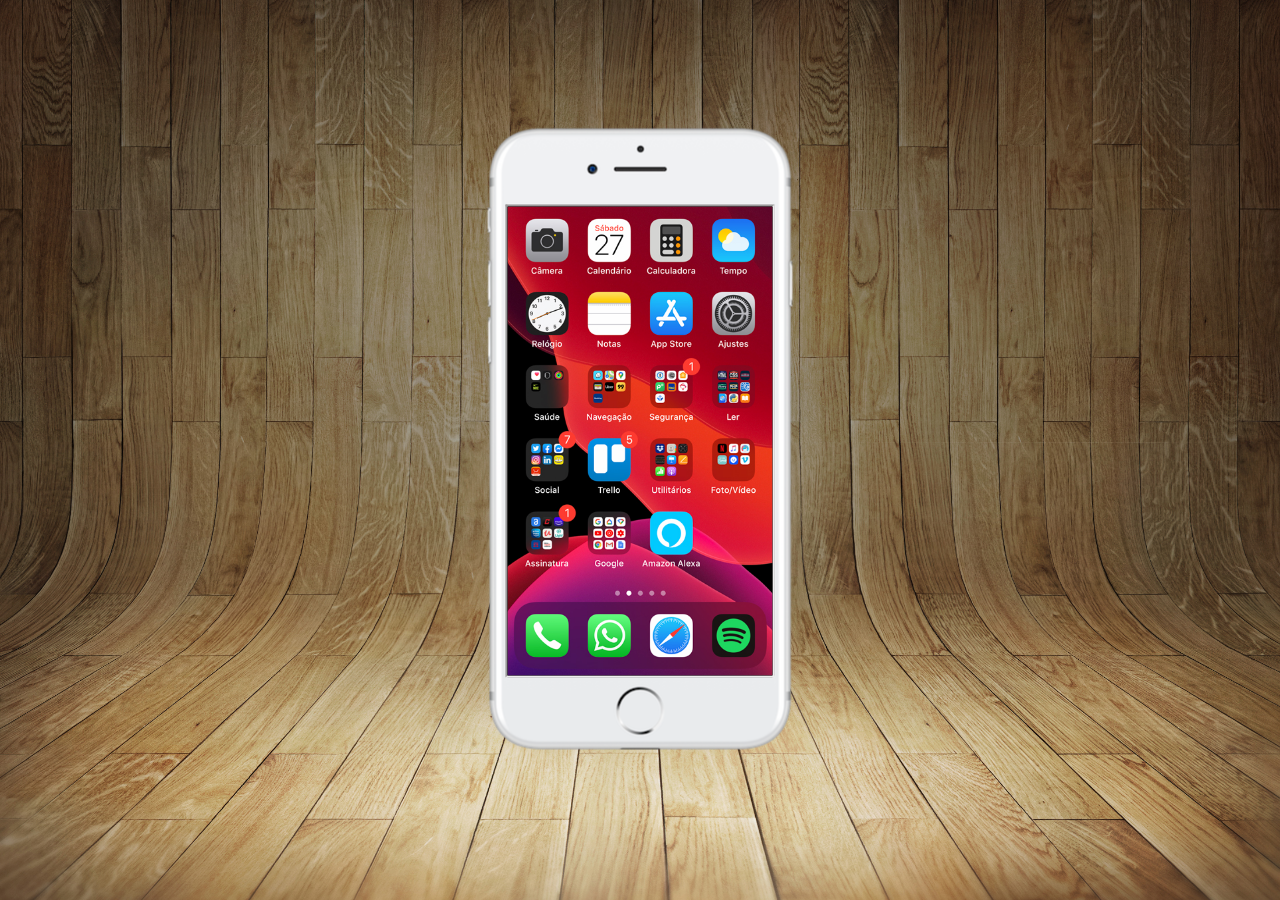
<file: index.html>
<!DOCTYPE html>
<html lang="pt-br">
<head>
    <meta charset="UTF-8">
    <meta name="viewport" content="width=device-width, initial-scale=1.0">
    <link rel="shortcut icon" href="favicon.ico" type="image/x-icon">
    <link rel="stylesheet" href="estilos/styles.css">
    <title>Redes Sociais</title>
</head>
<body>
    <main>
        <section id="telefone">
            <iframe src="home.html" nome="tela" id="tela"></iframe>
        </section>
        <section id="">

        </section>
    </main>
</body>
</html>
</file>
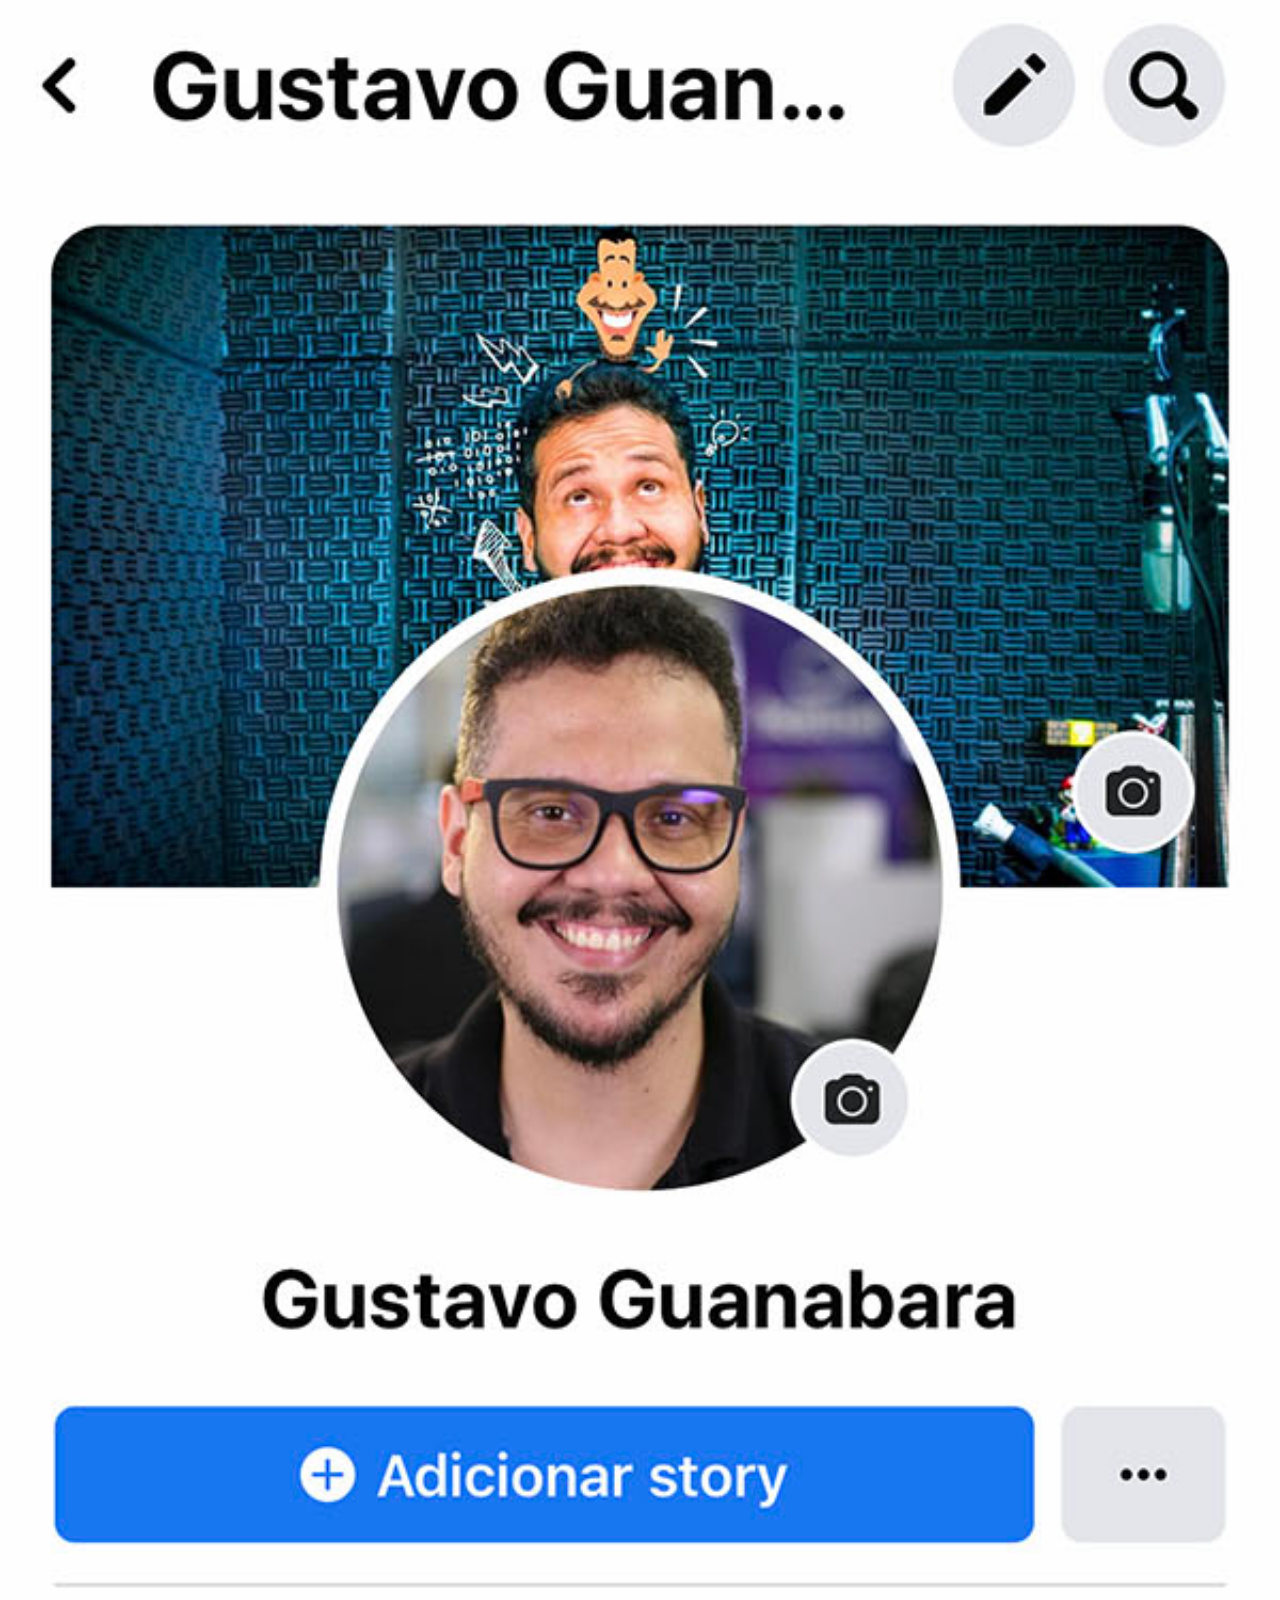
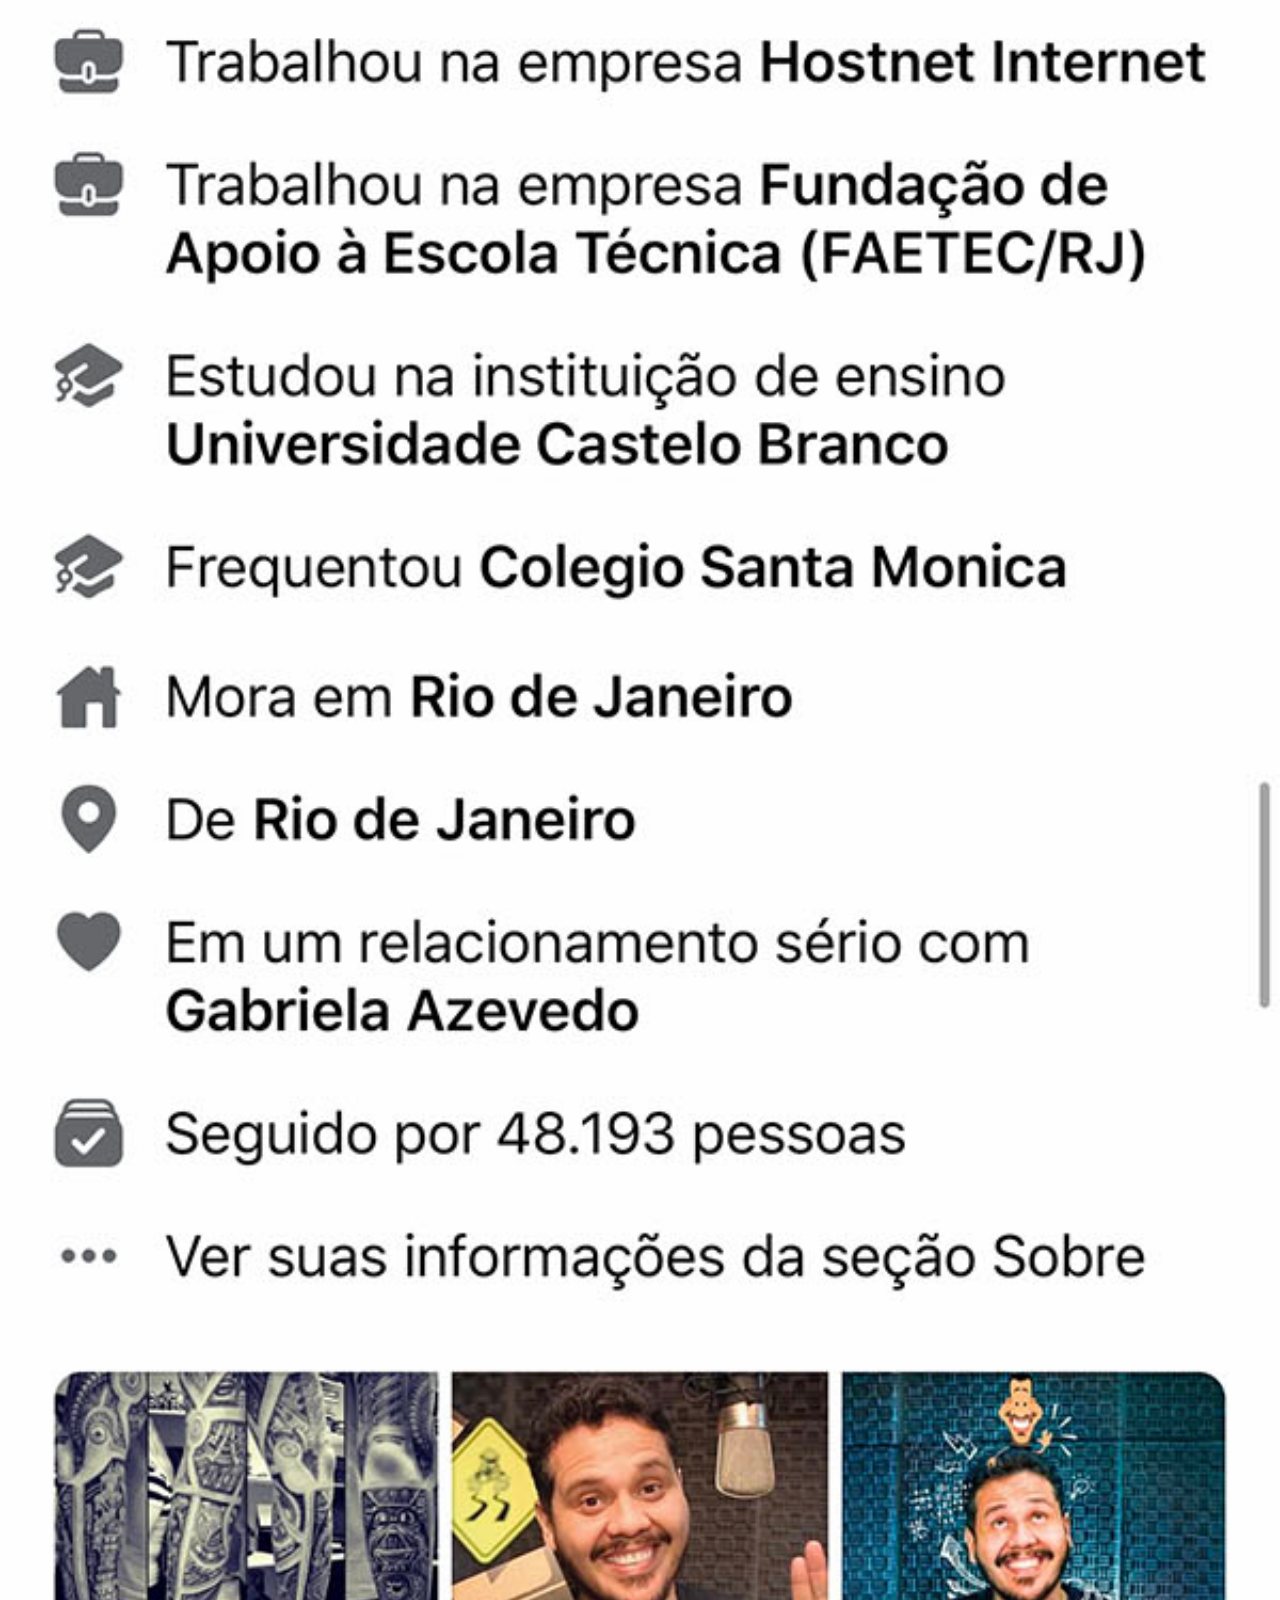
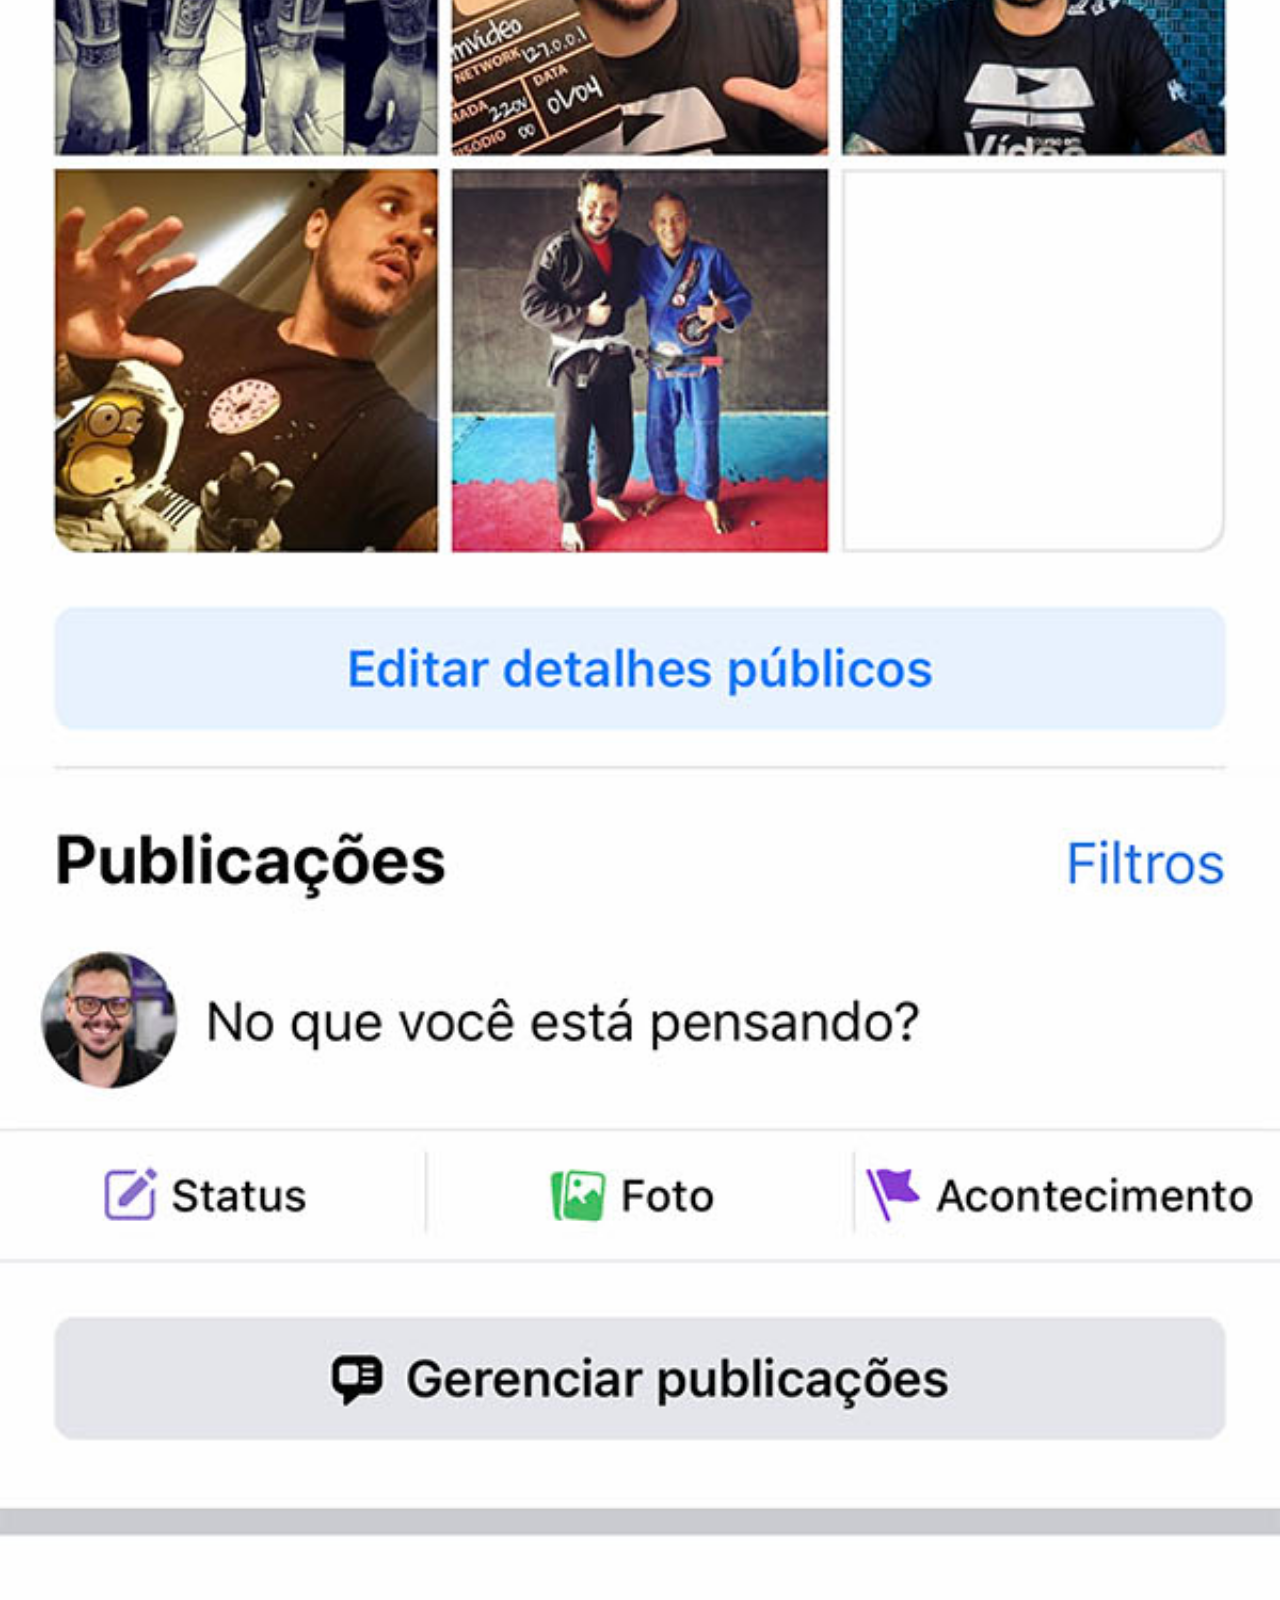
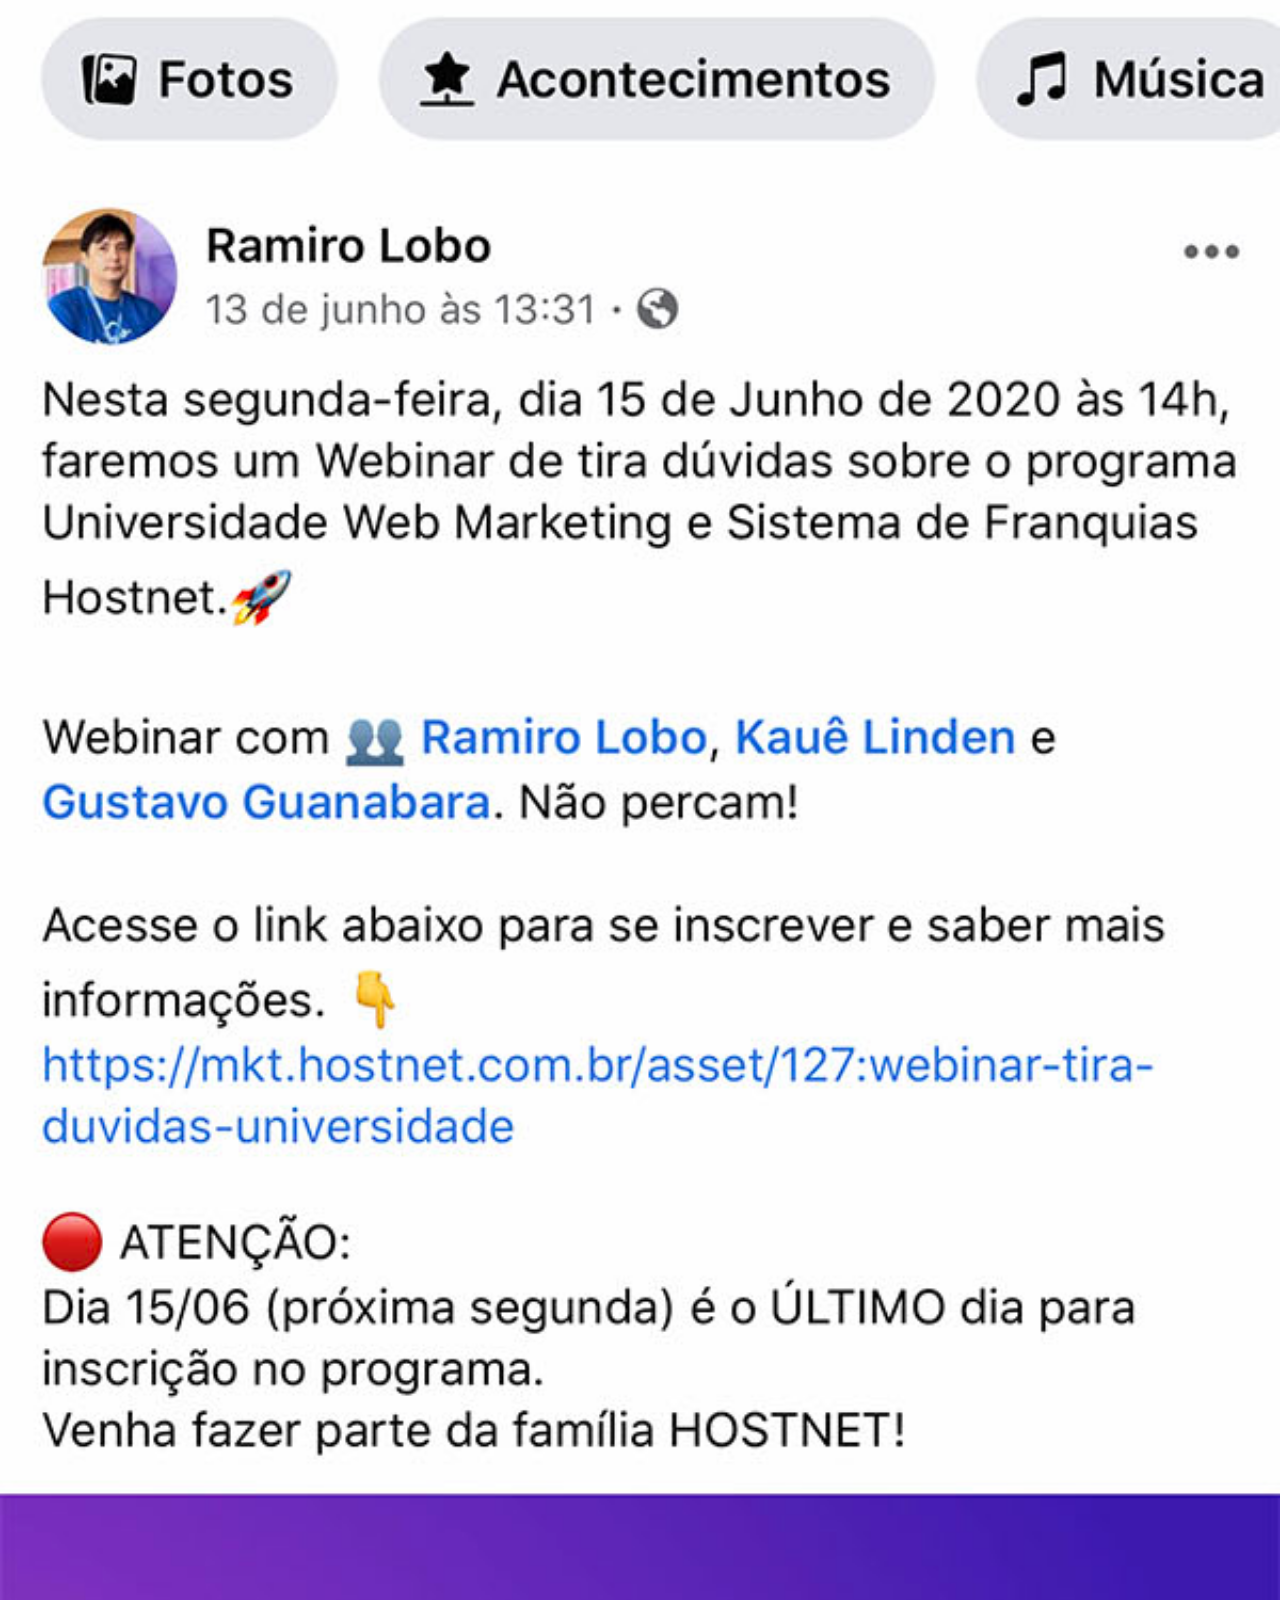
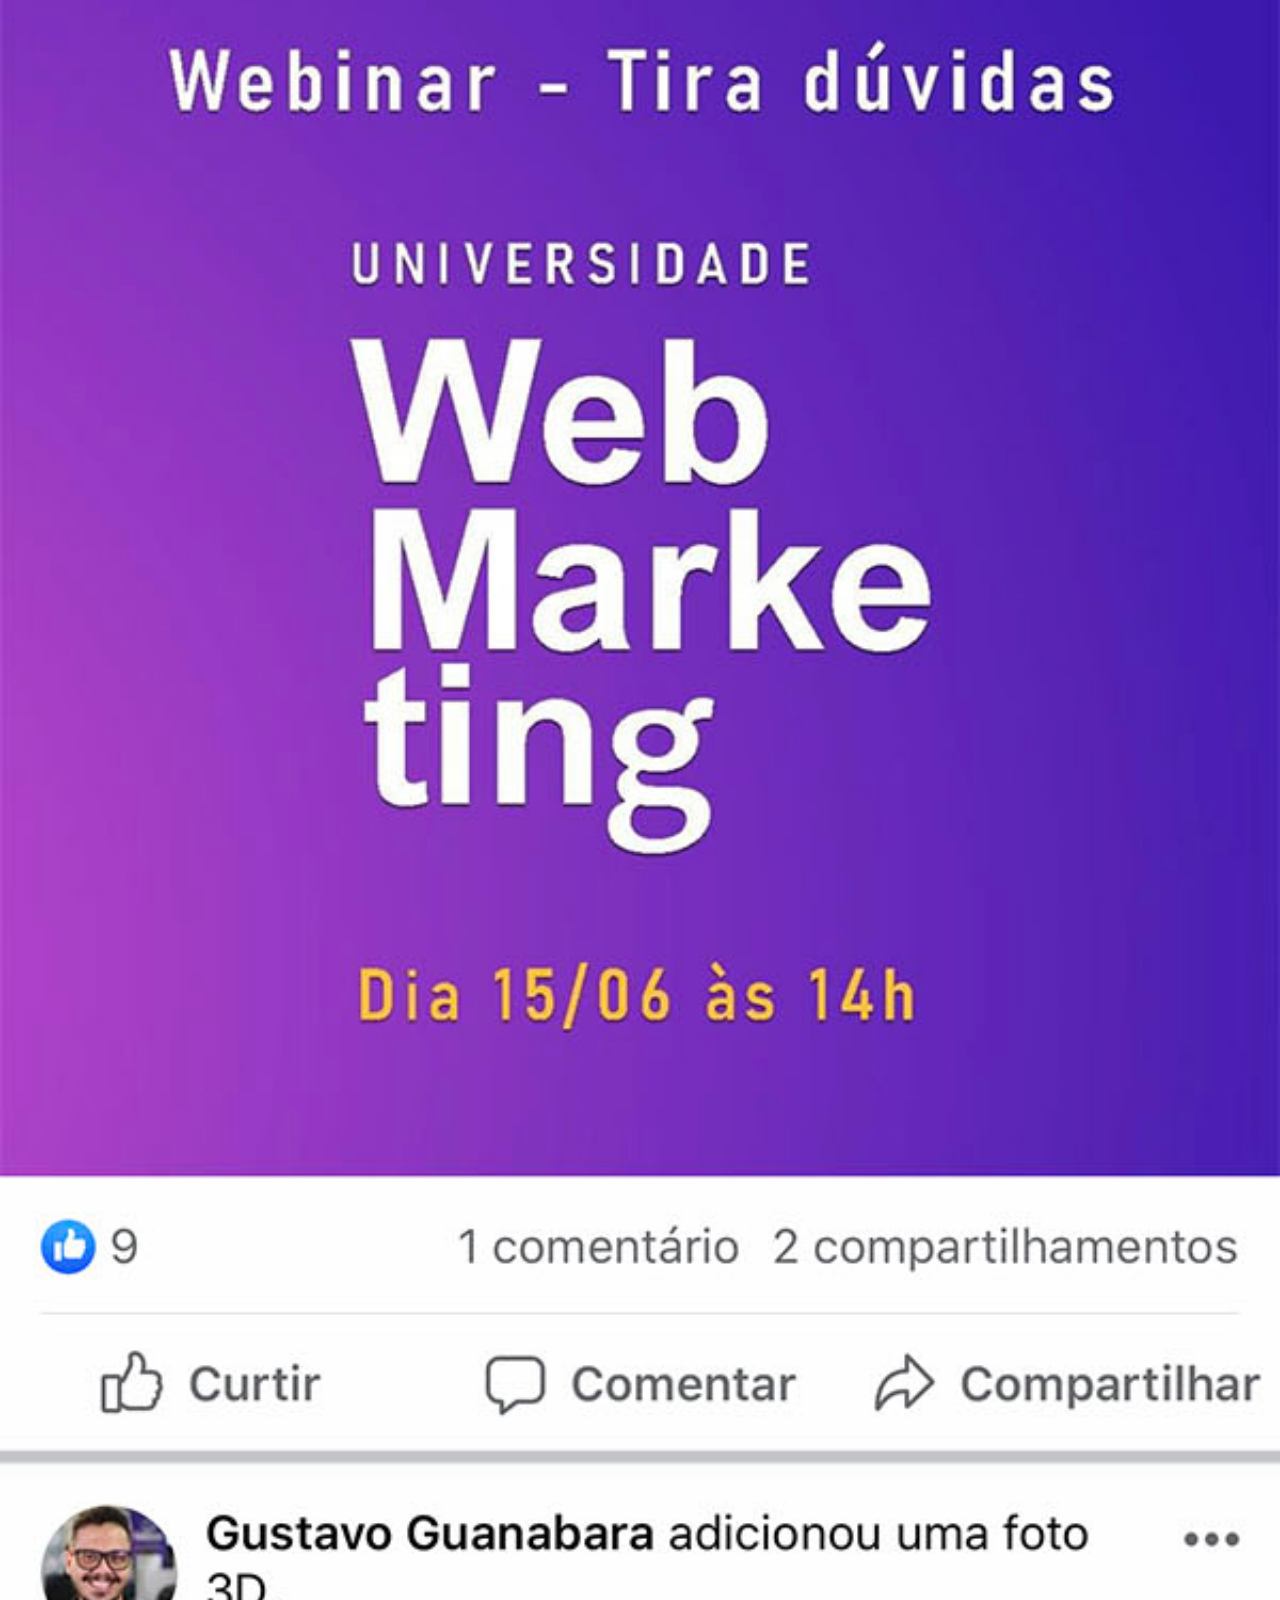
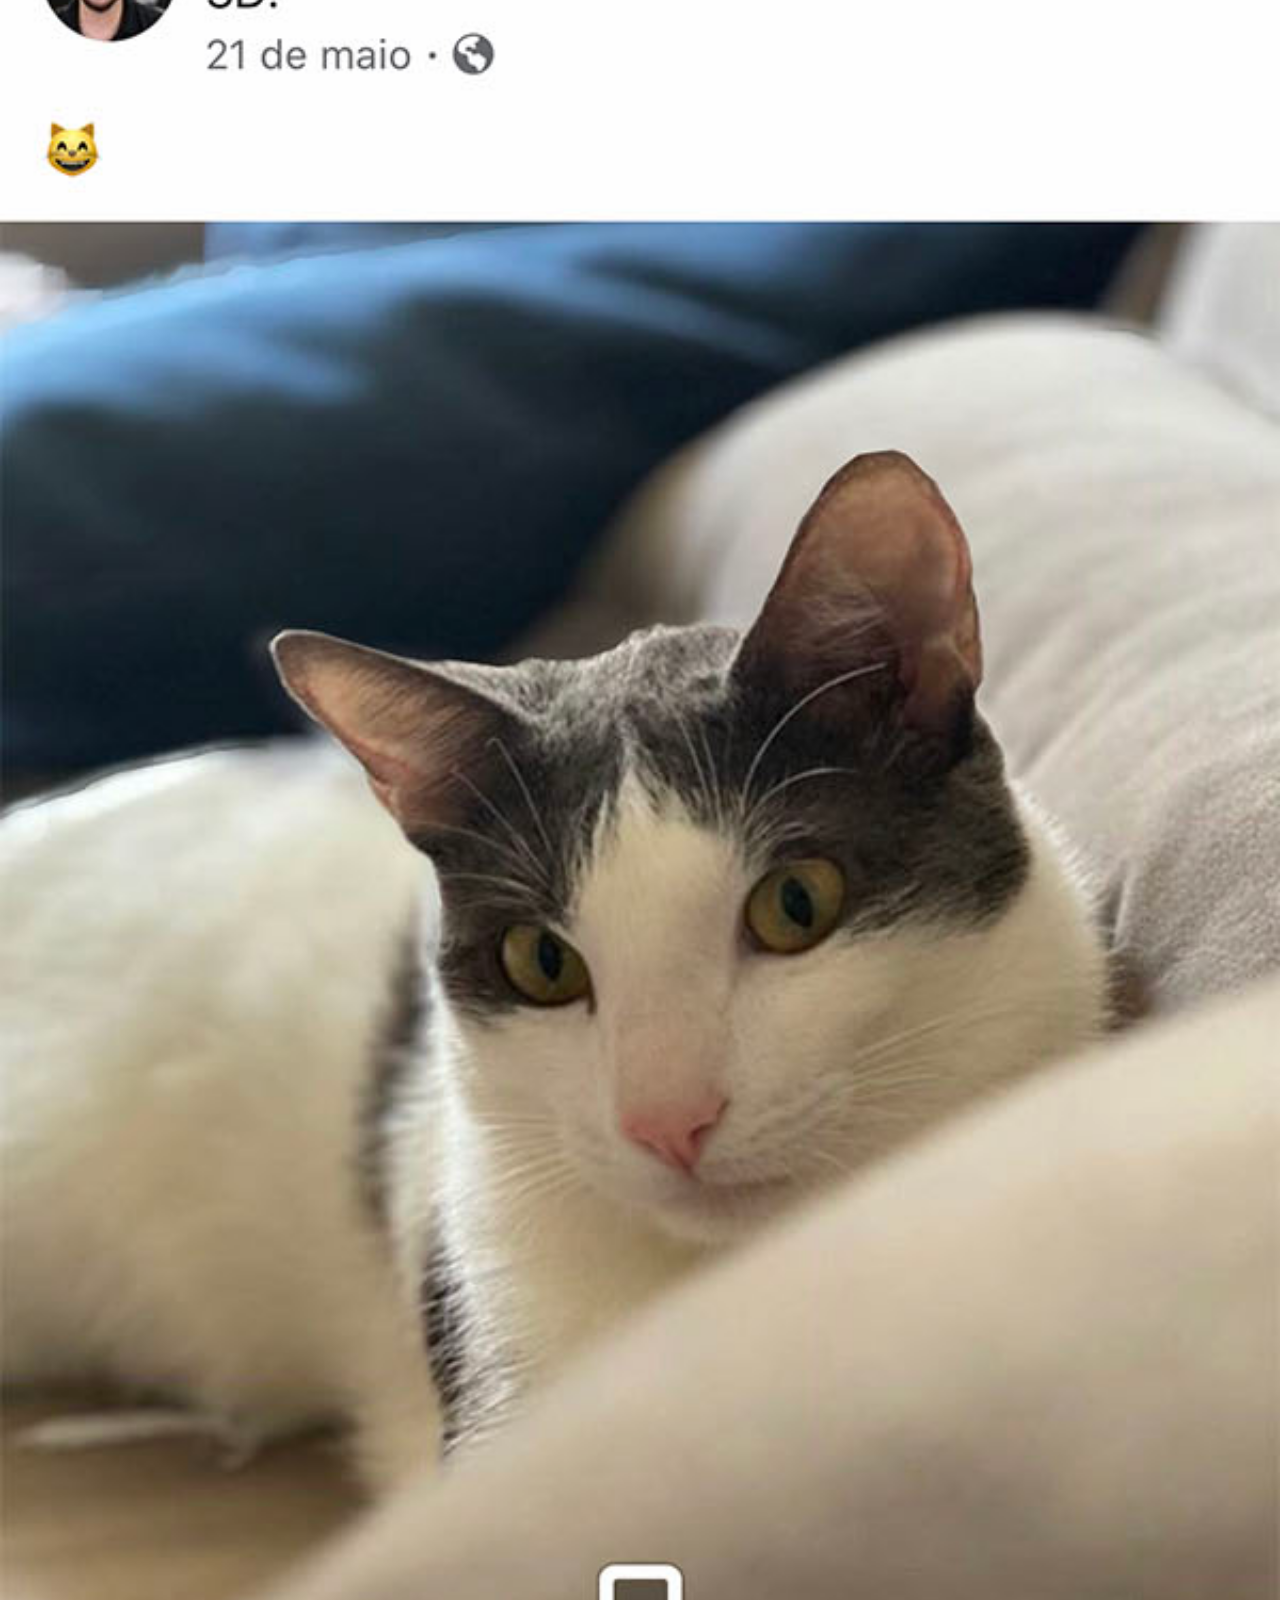
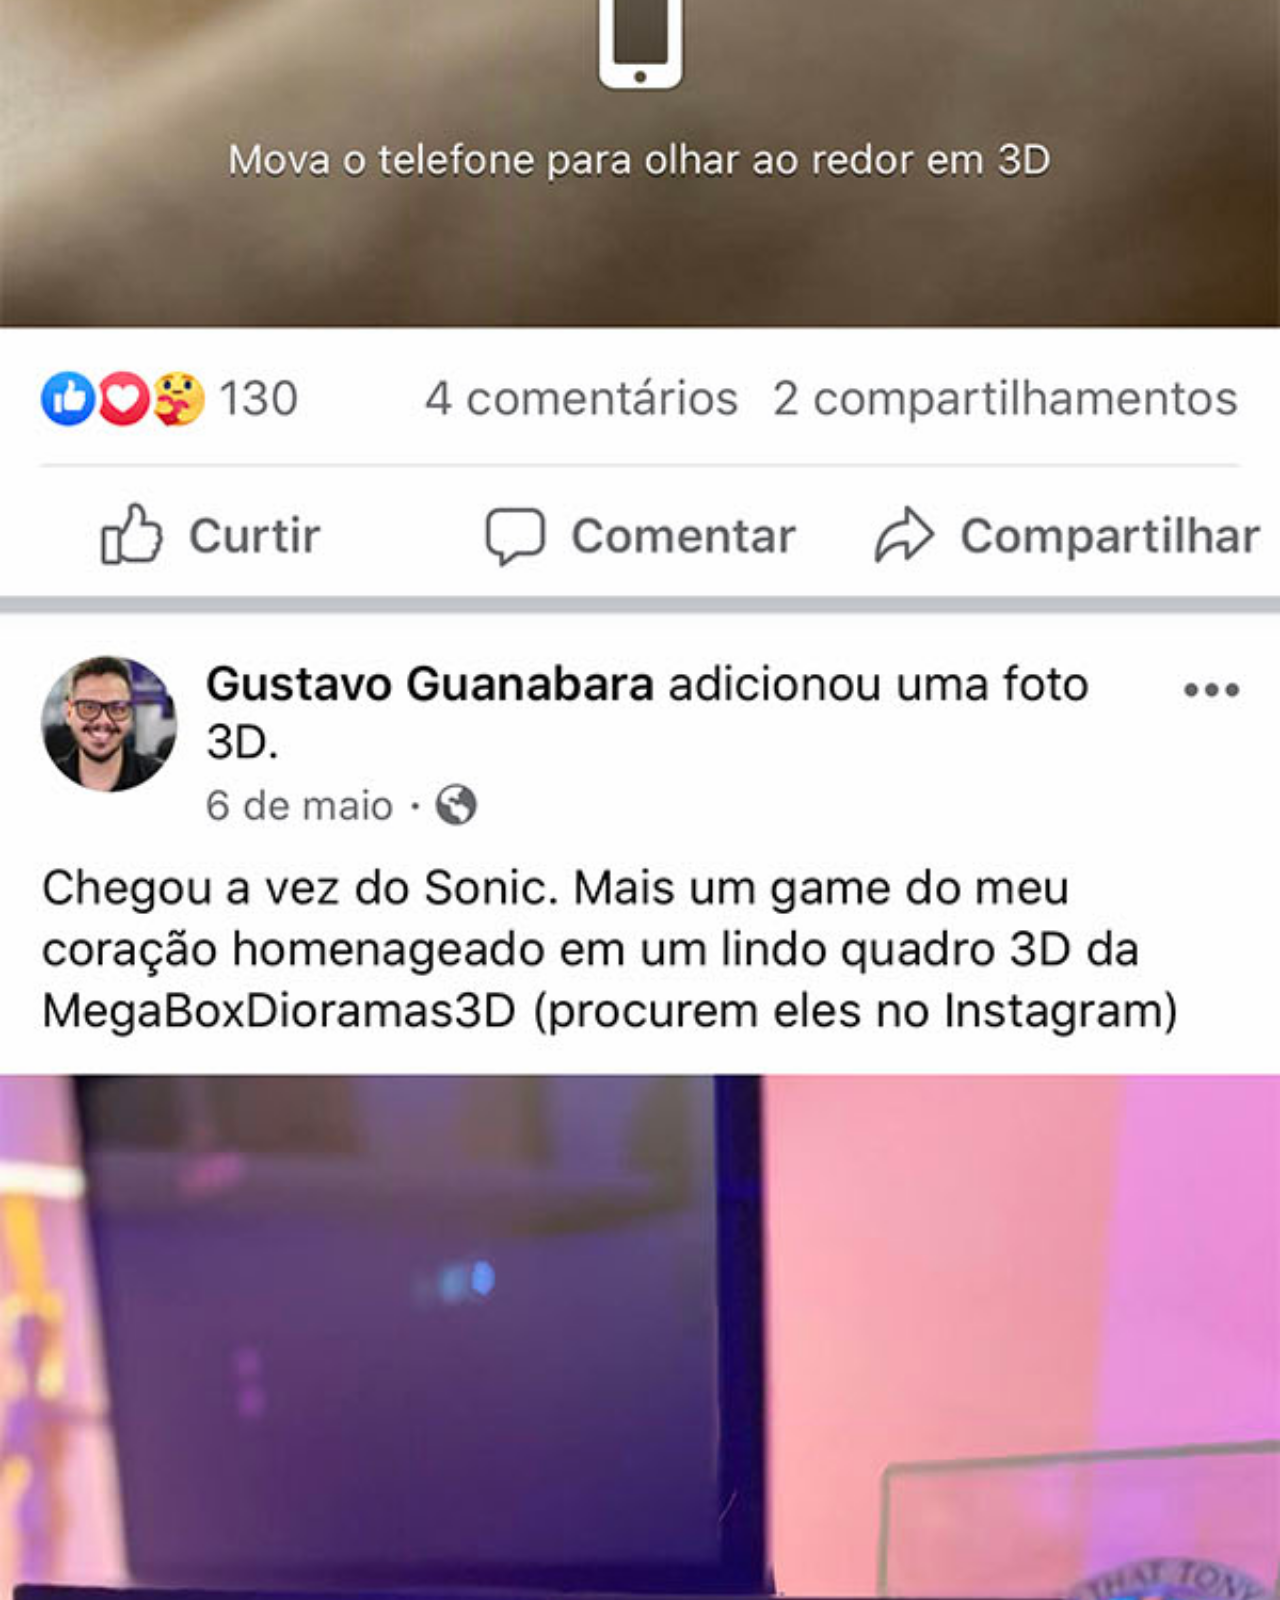
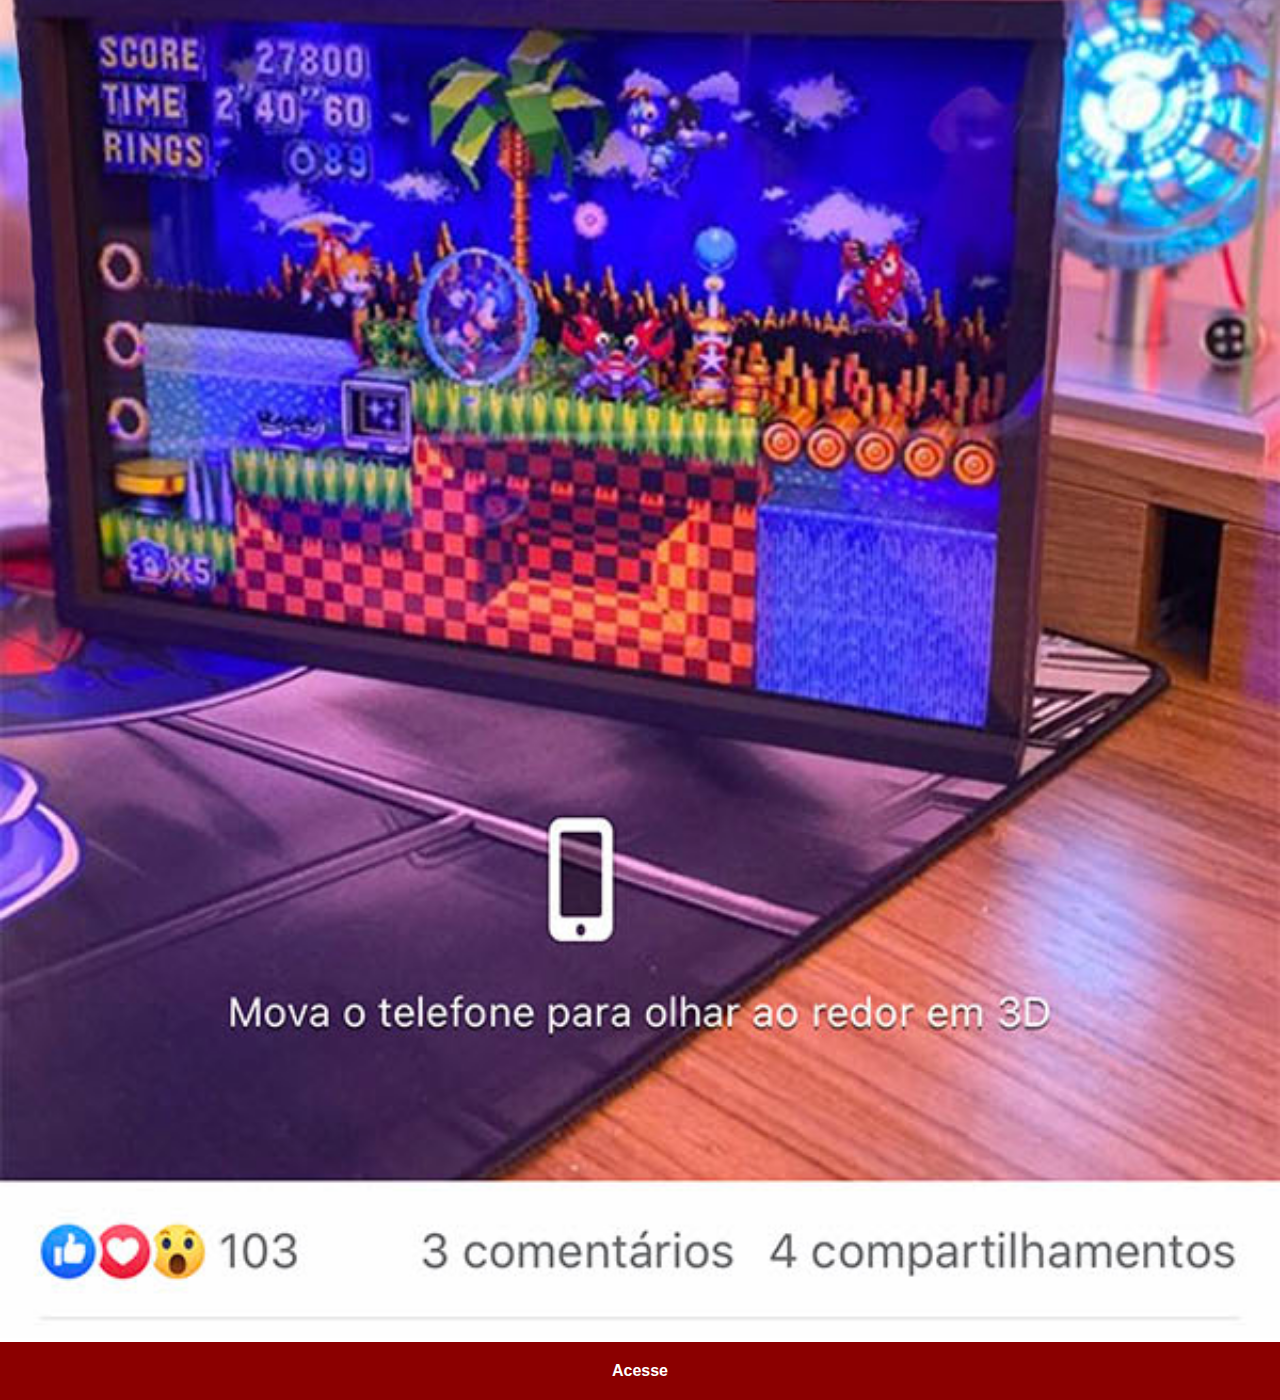
<file: facebook.html>
<!DOCTYPE html>
<html lang="pt-br">
<head>
    <meta charset="UTF-8">
    <meta name="viewport" content="width=device-width, initial-scale=1.0">
    <title>Document</title>
    <link rel="stylesheet" href="estilos/social.css">
</head>
<body>
    <img src="imagens/tela-facebook.jpg" alt="Facebook">
    <a href="https://www.facebook.com/gilbertobragauai" target="_blank">Acesse</a>
</body>
</html>
</file>
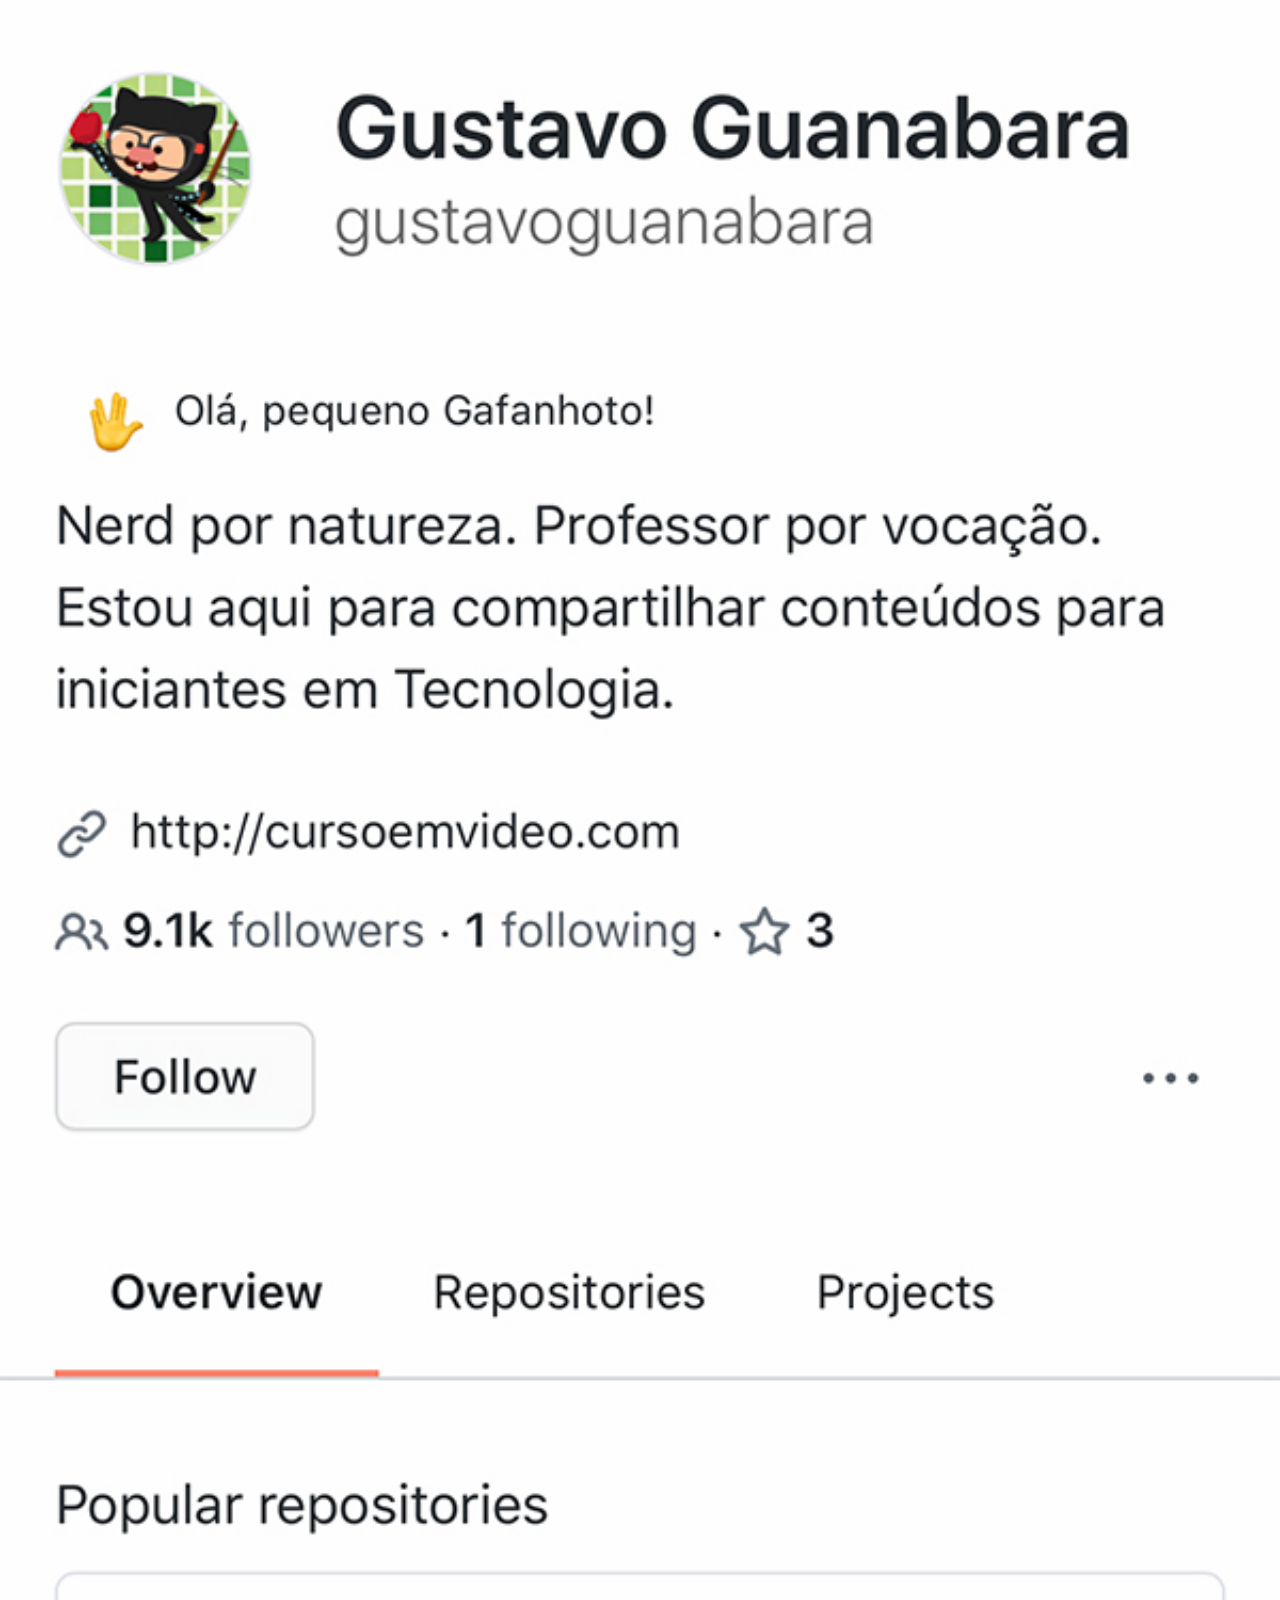
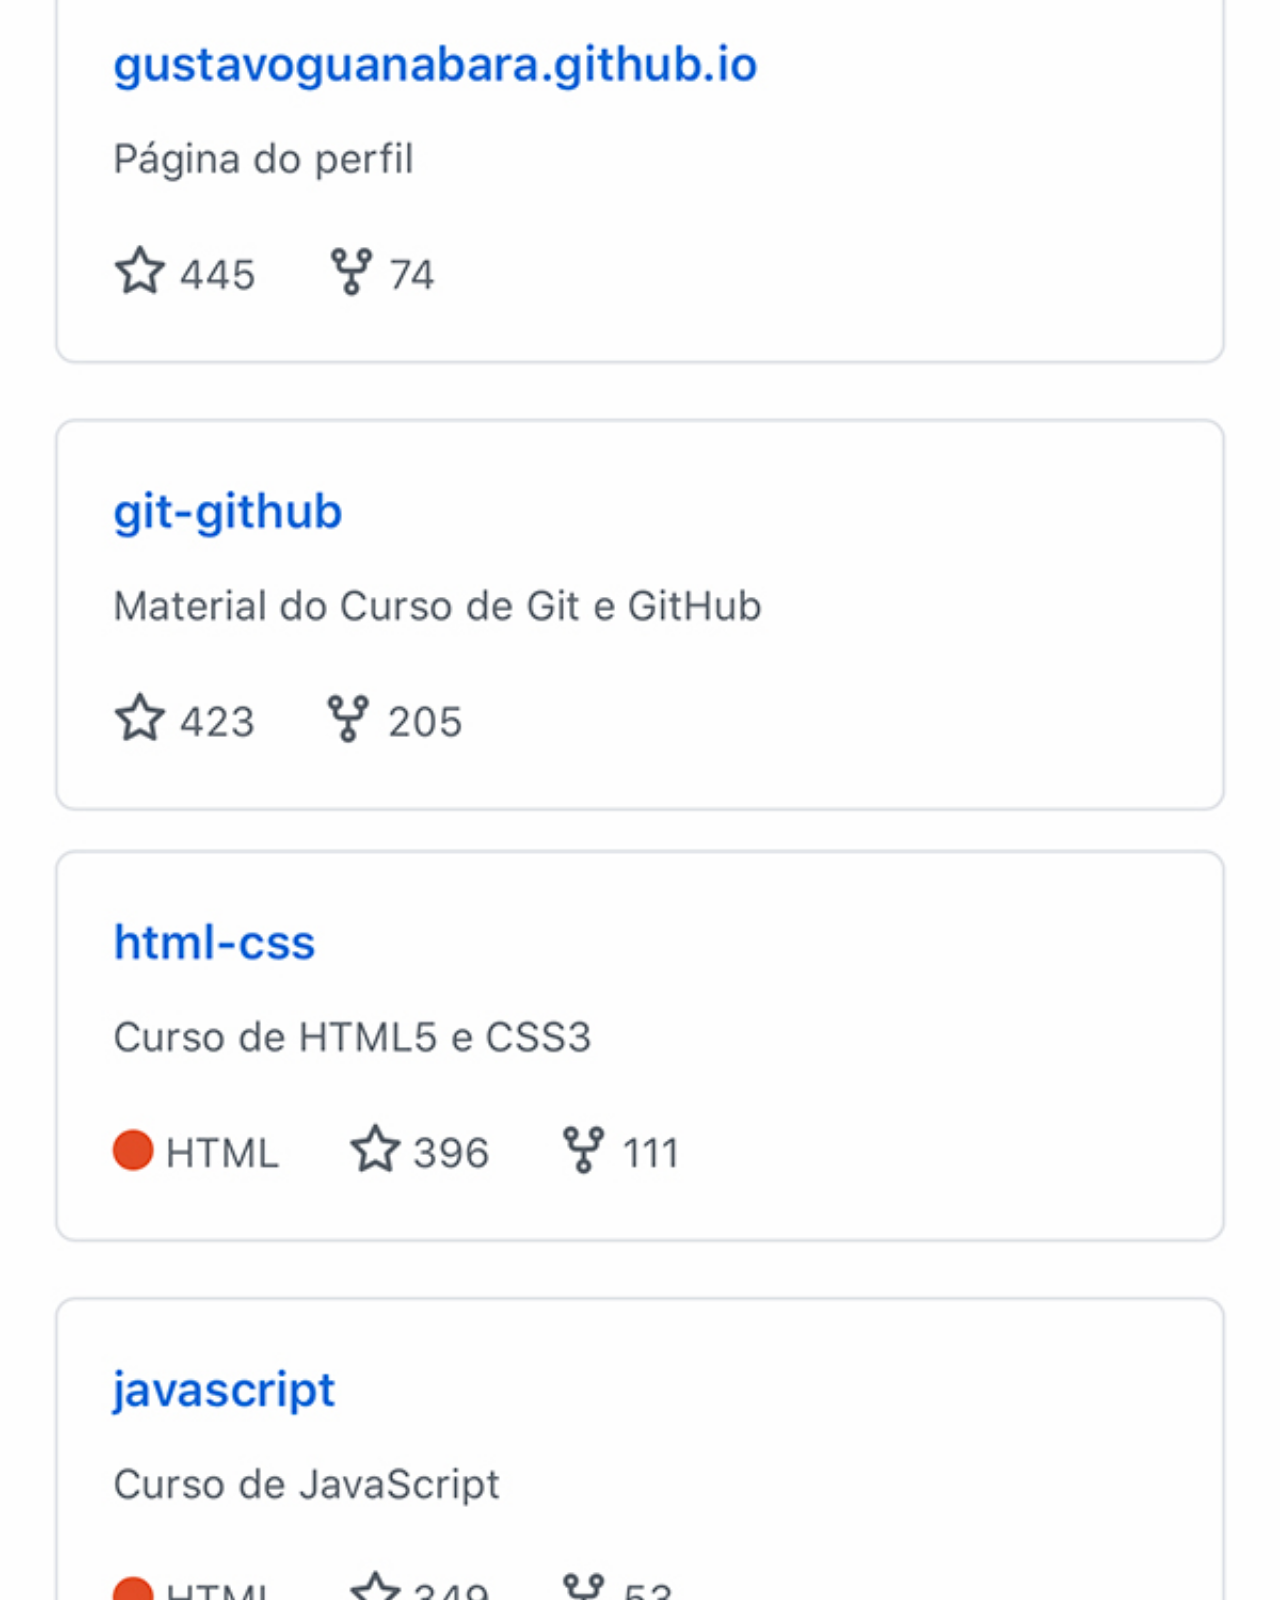
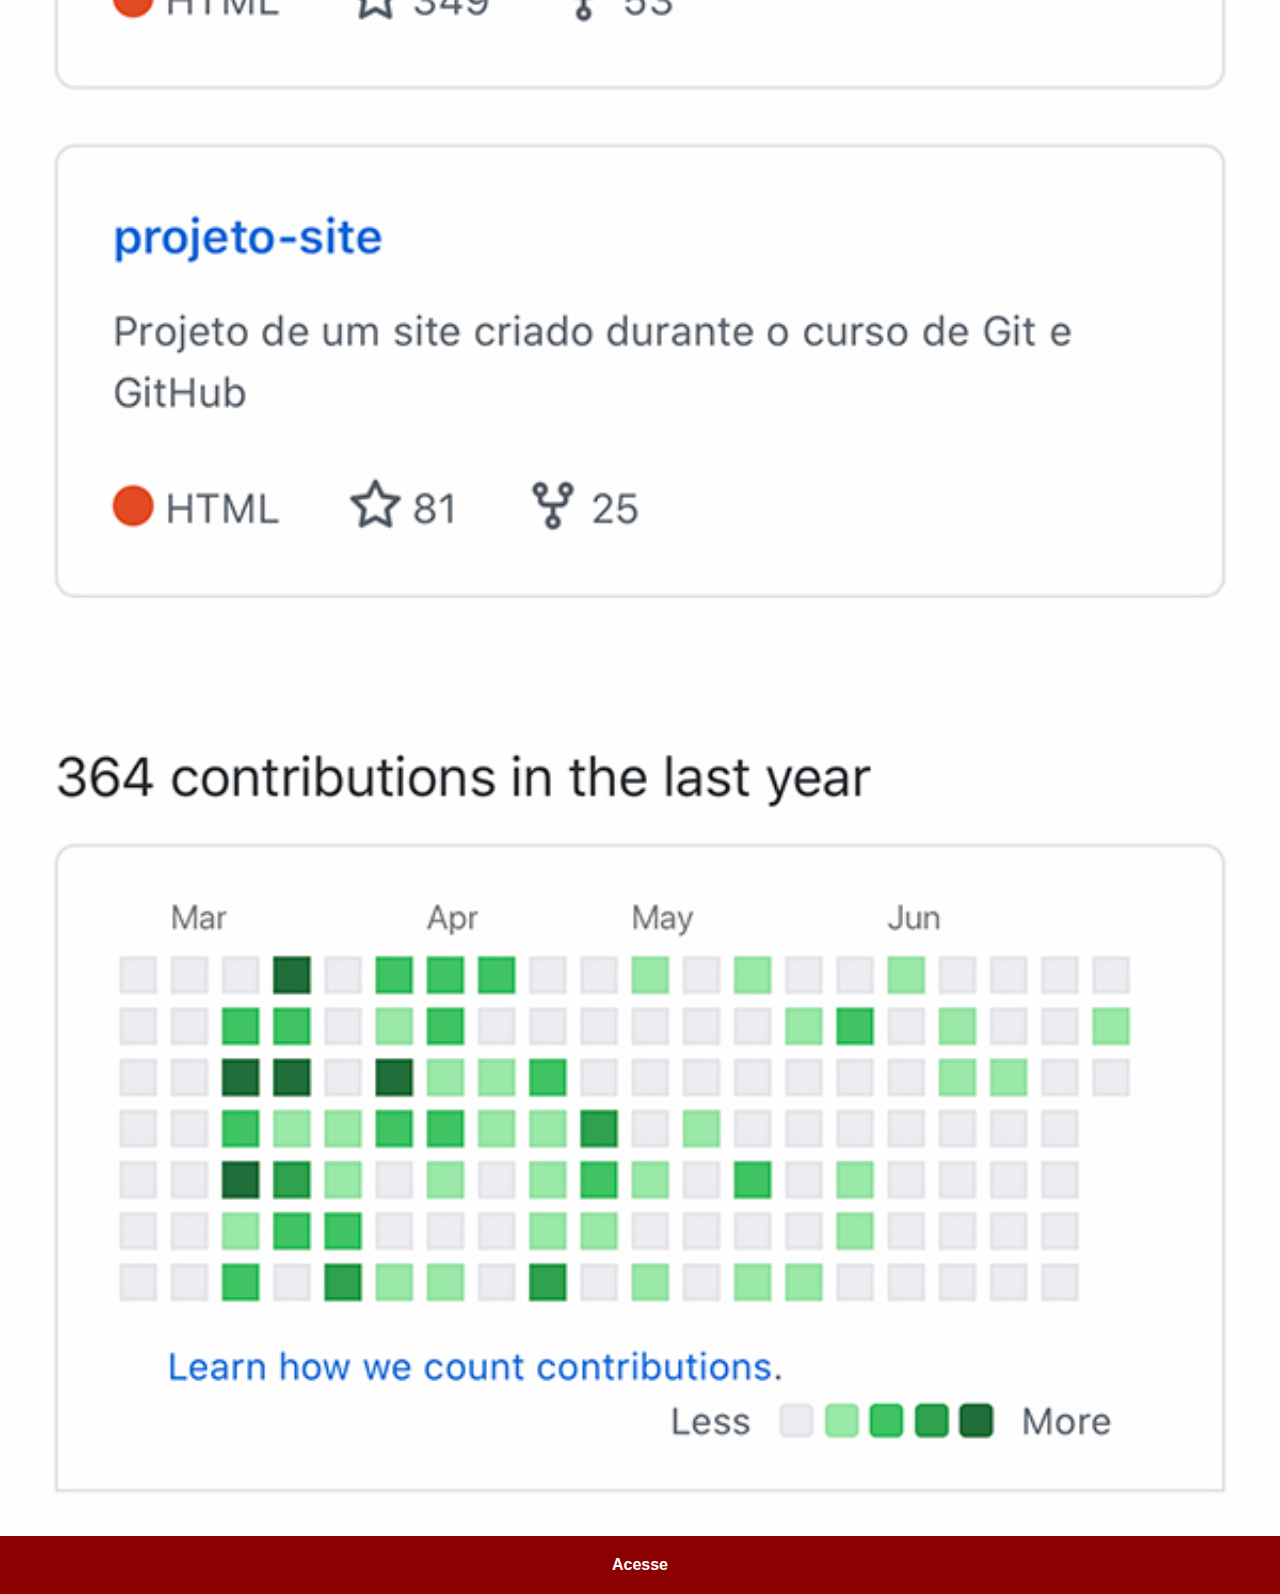
<file: github.html>
<!DOCTYPE html>
<html lang="pt-br">
<head>
    <meta charset="UTF-8">
    <meta name="viewport" content="width=device-width, initial-scale=1.0">
    <title>Document</title>
    <link rel="stylesheet" href="estilos/social.css">
</head>
<body>
    <img src="imagens/tela-github.jpg" alt="GitHub">
    <a href="https://github.com/gilbertobragga" target="_blank">Acesse</a>
</body>
</html>
</file>
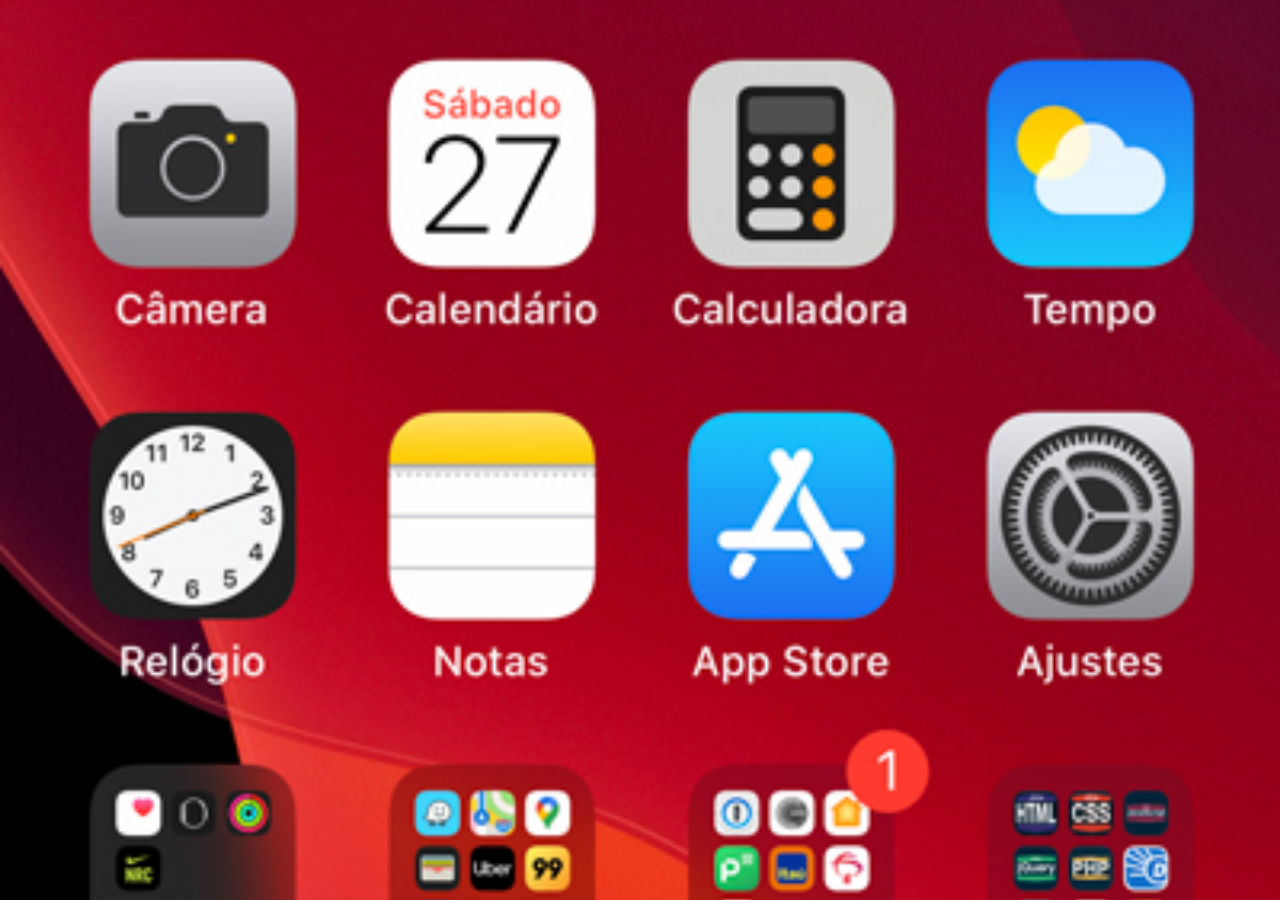
<file: home.html>
<!DOCTYPE html>
<html lang="pt-br">
<head>
    <meta charset="UTF-8">
    <meta name="viewport" content="width=device-width, initial-scale=1.0">
    <title>Home</title>
    <style>
        * {
            margin: 0px;
            padding: 0px;
            background-color: black;
        }

        body {
            height: 100vh;
            width: 100vw;
            background: url(imagens/tela-home.jpg) no-repeat top center;
            background-size: cover;
        }
    </style>
</head>
<body>
    
</body>
</html>
</file>
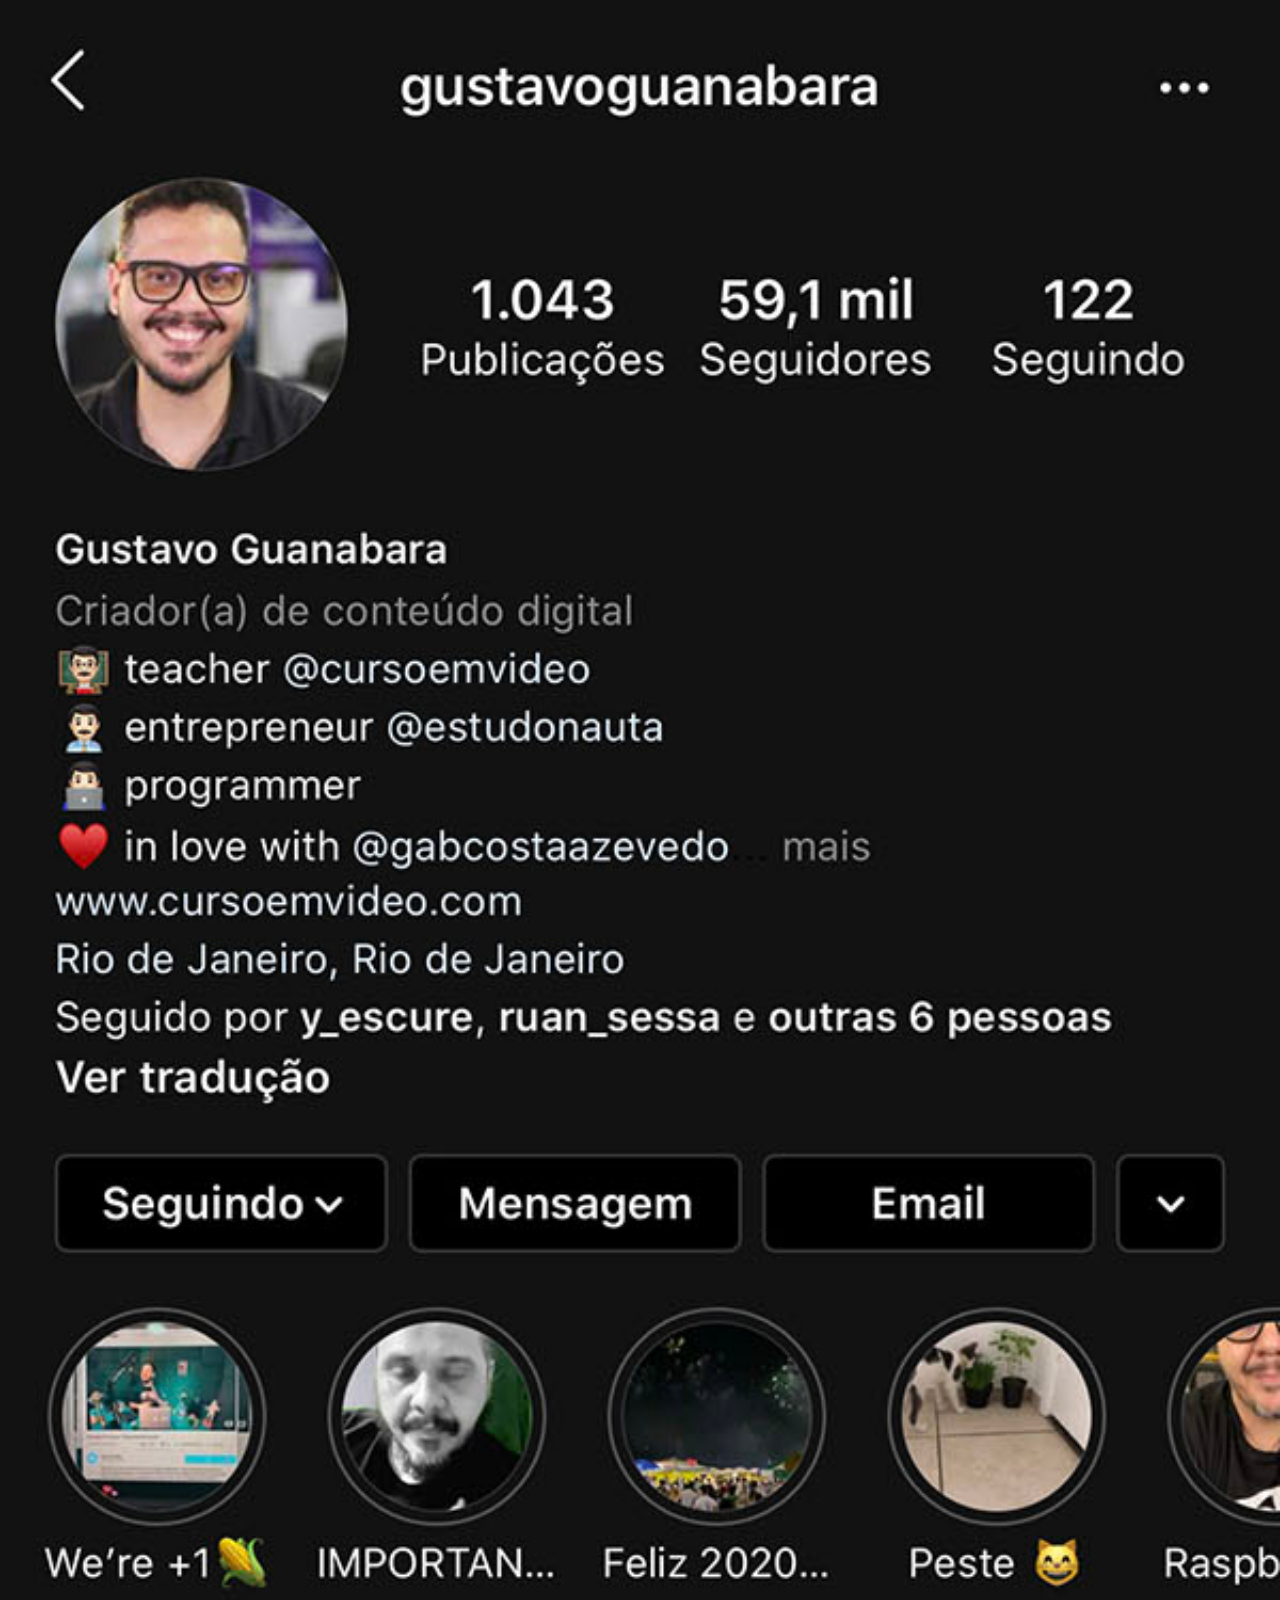
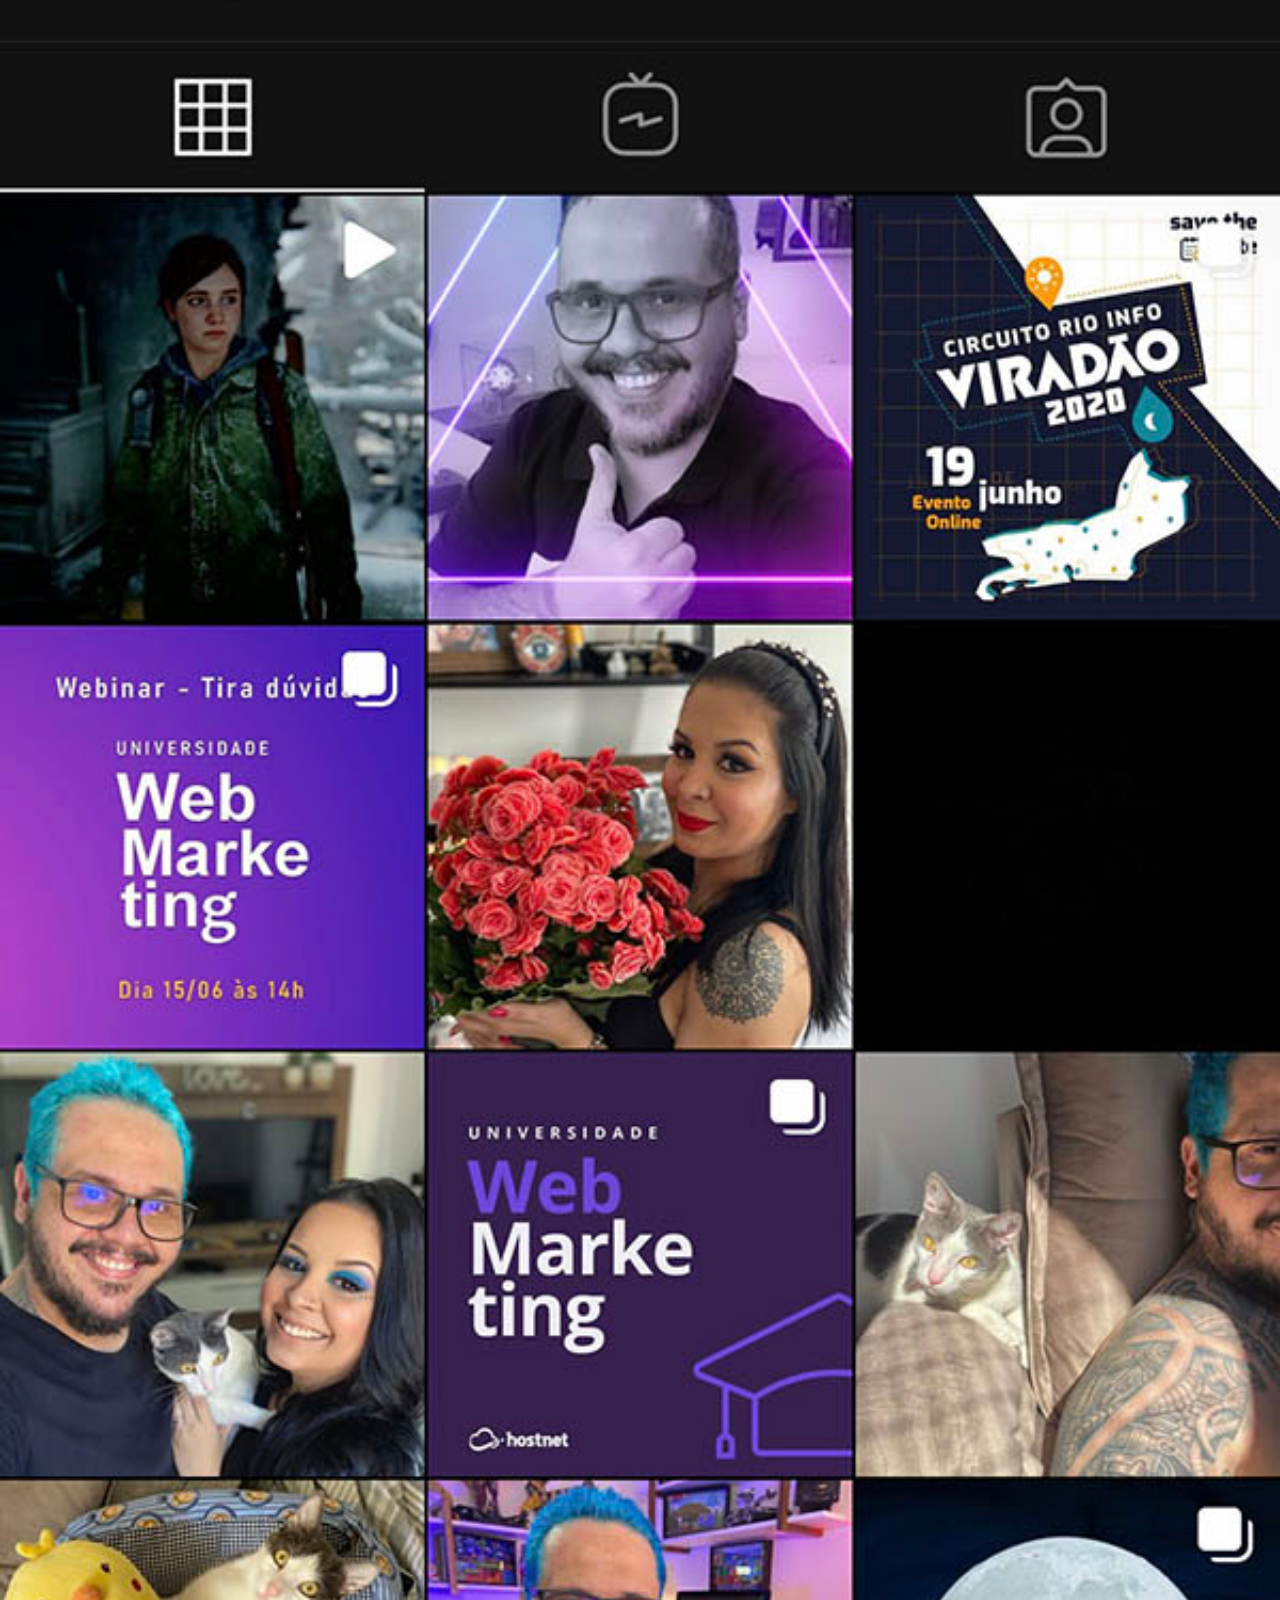
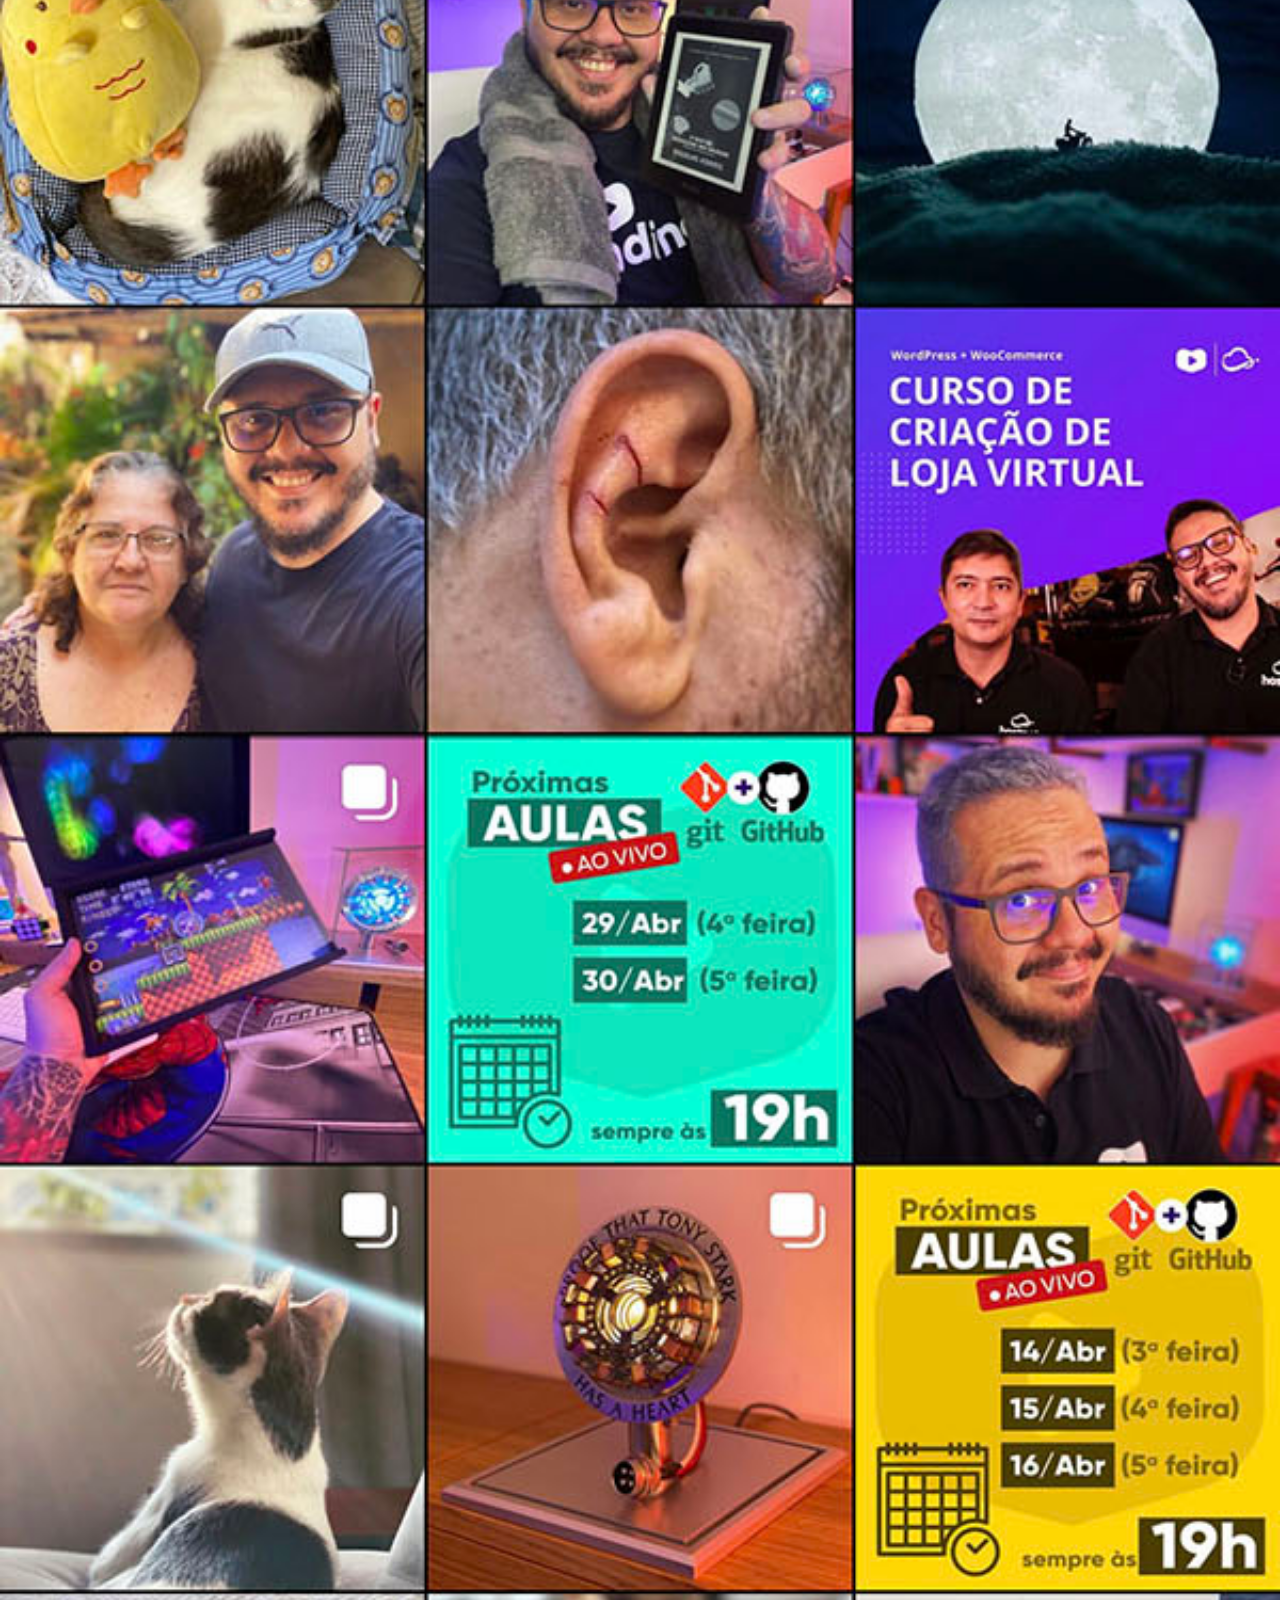
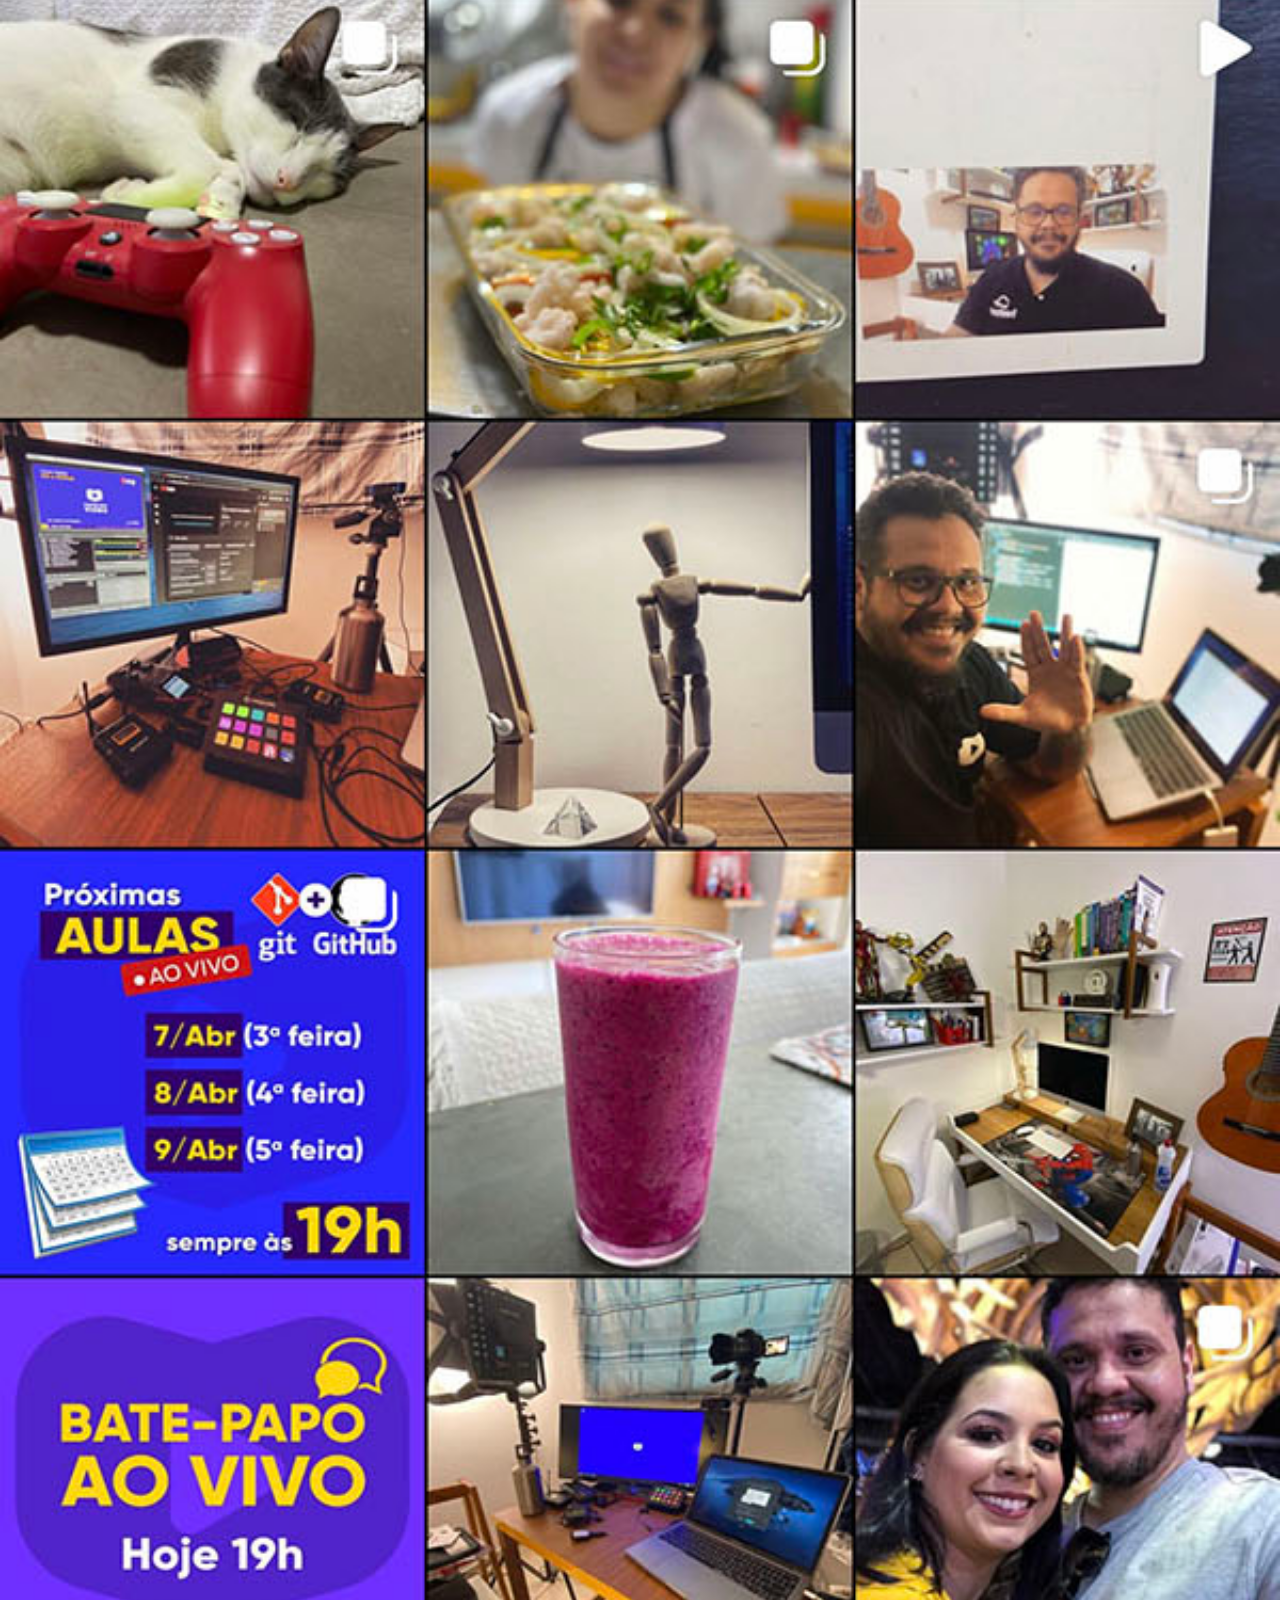
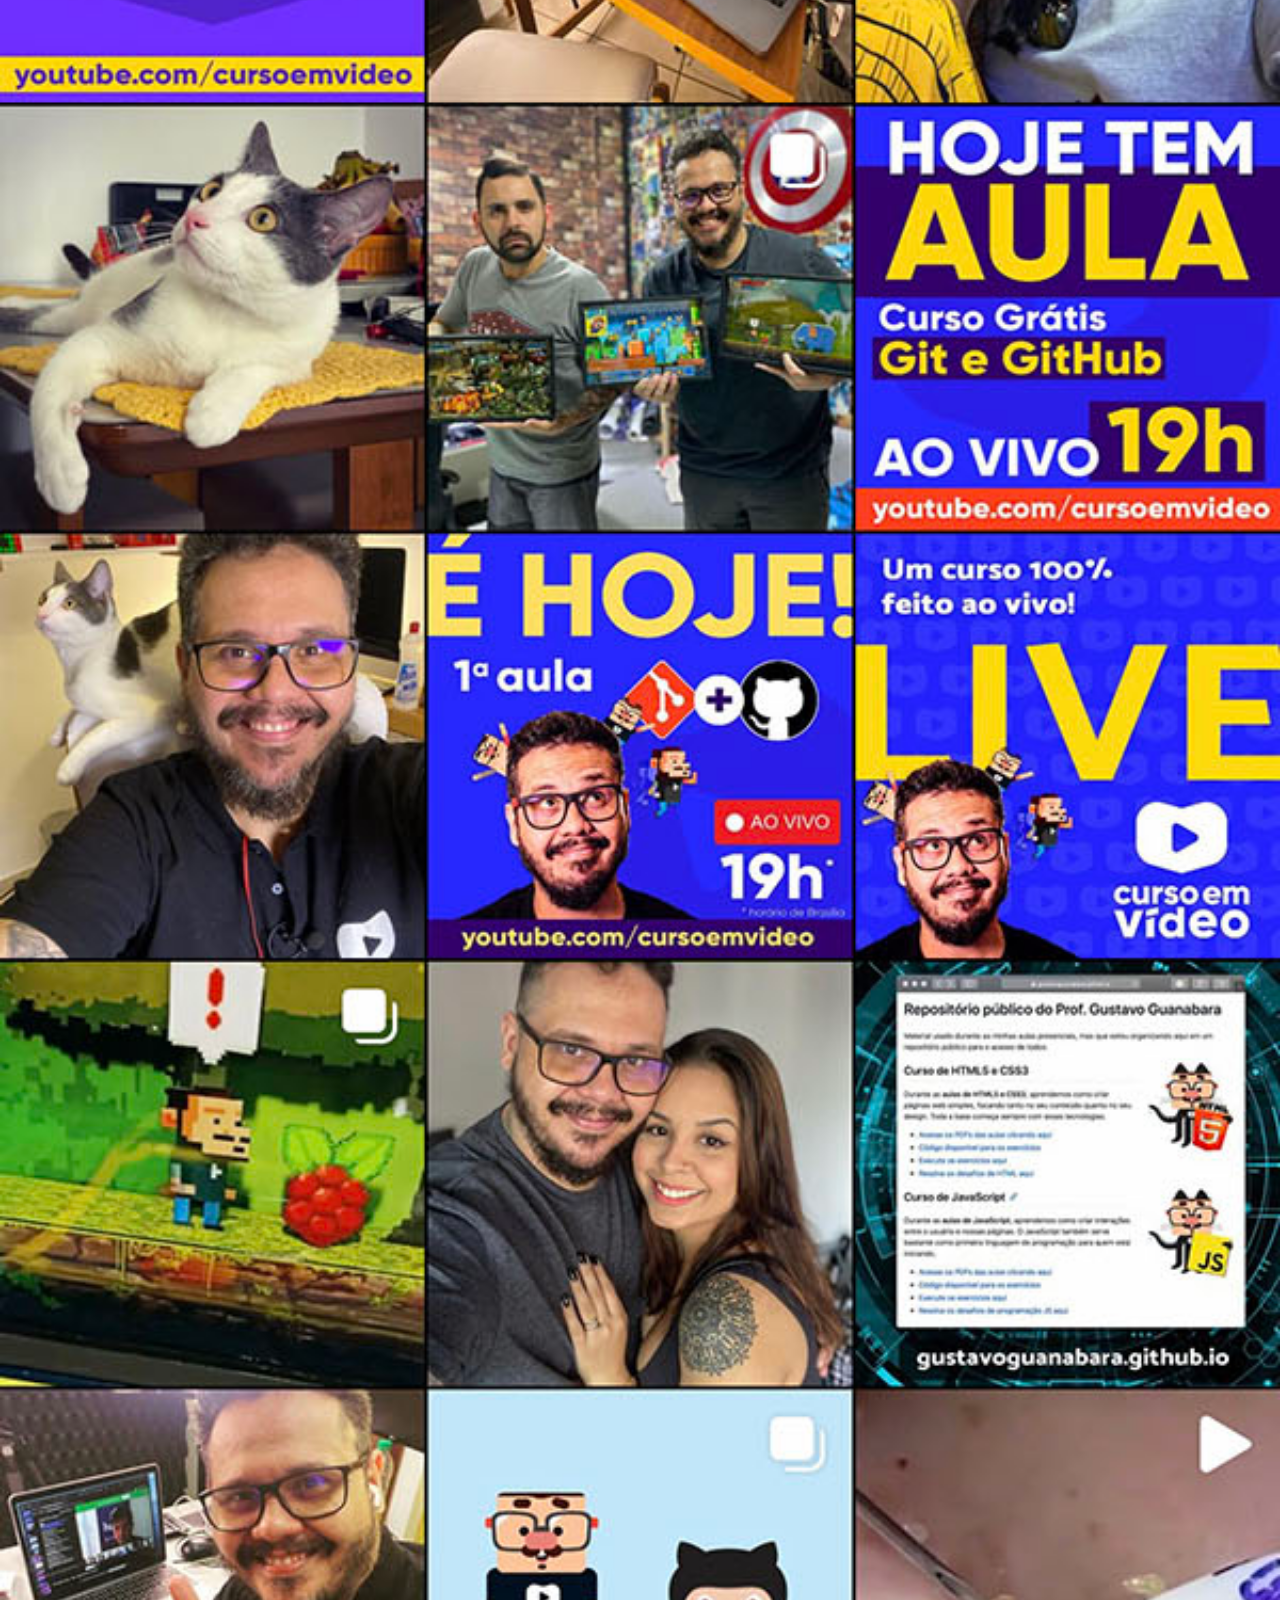
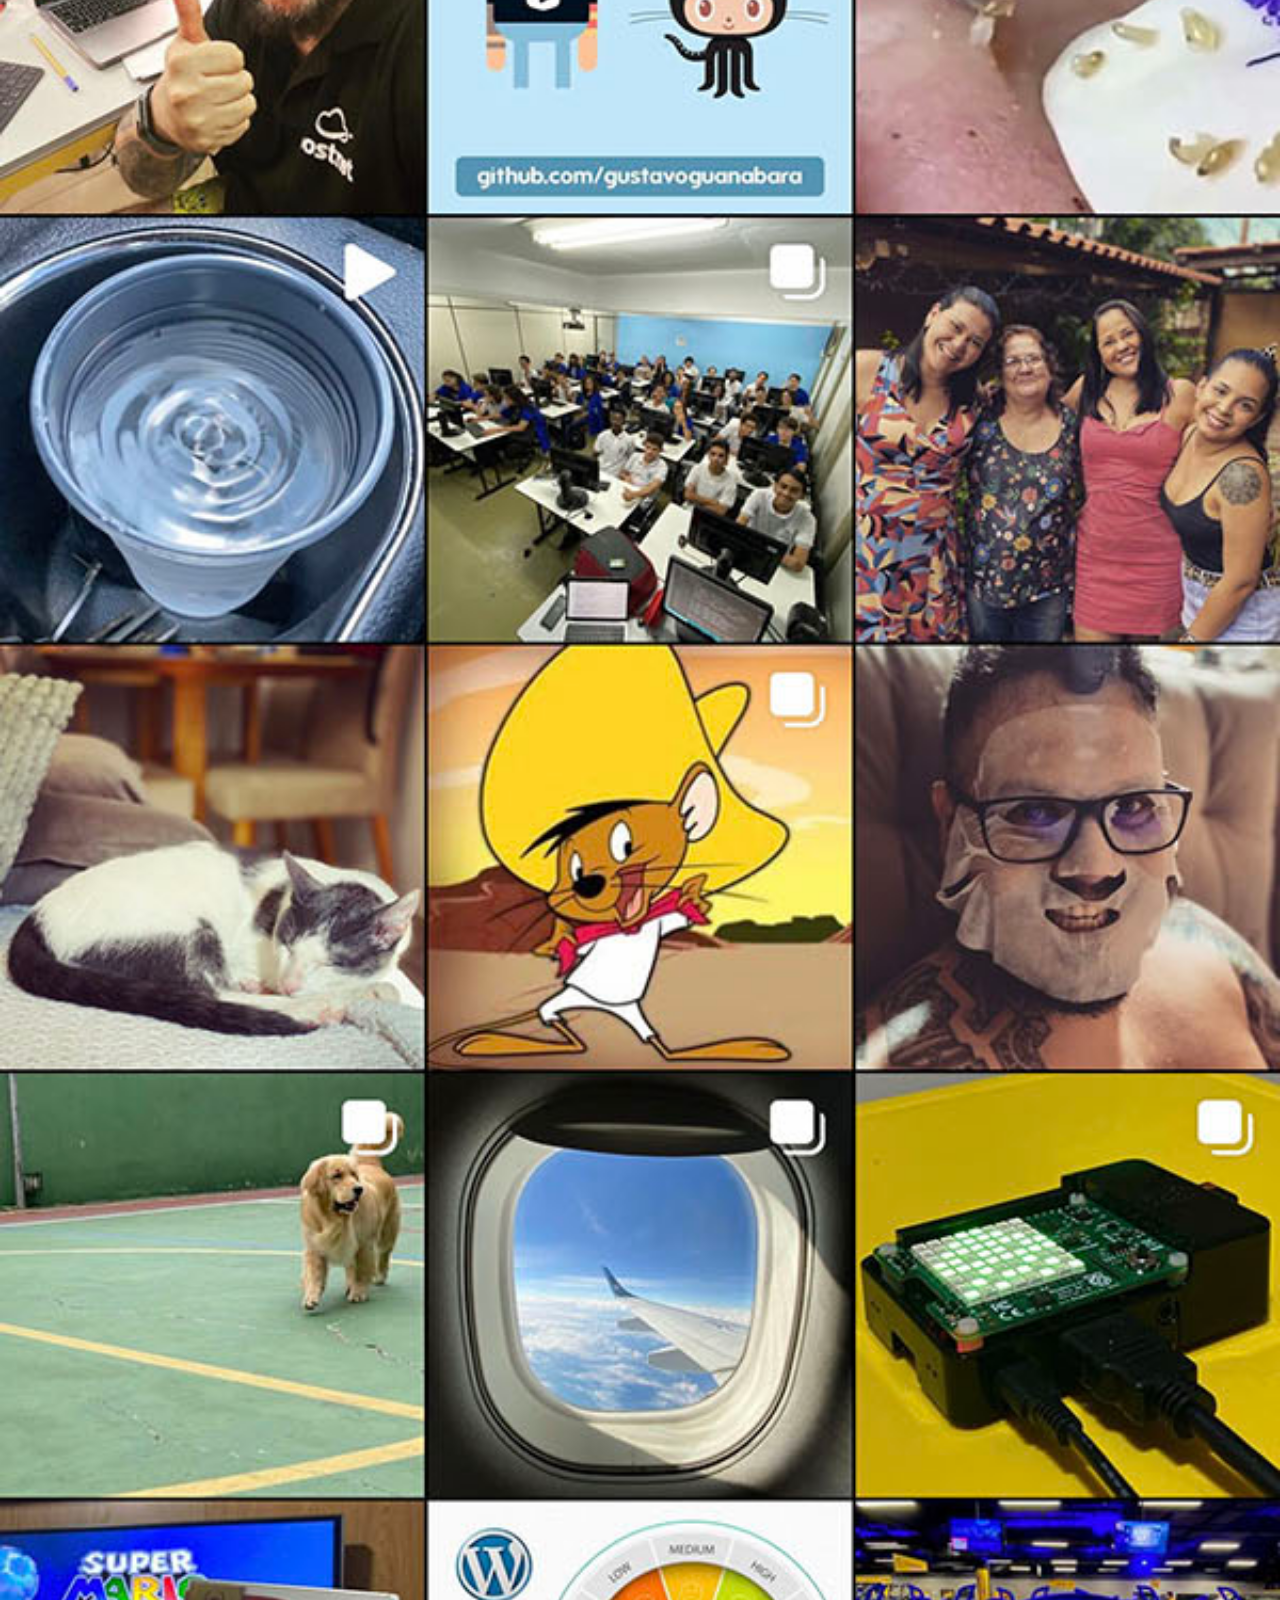
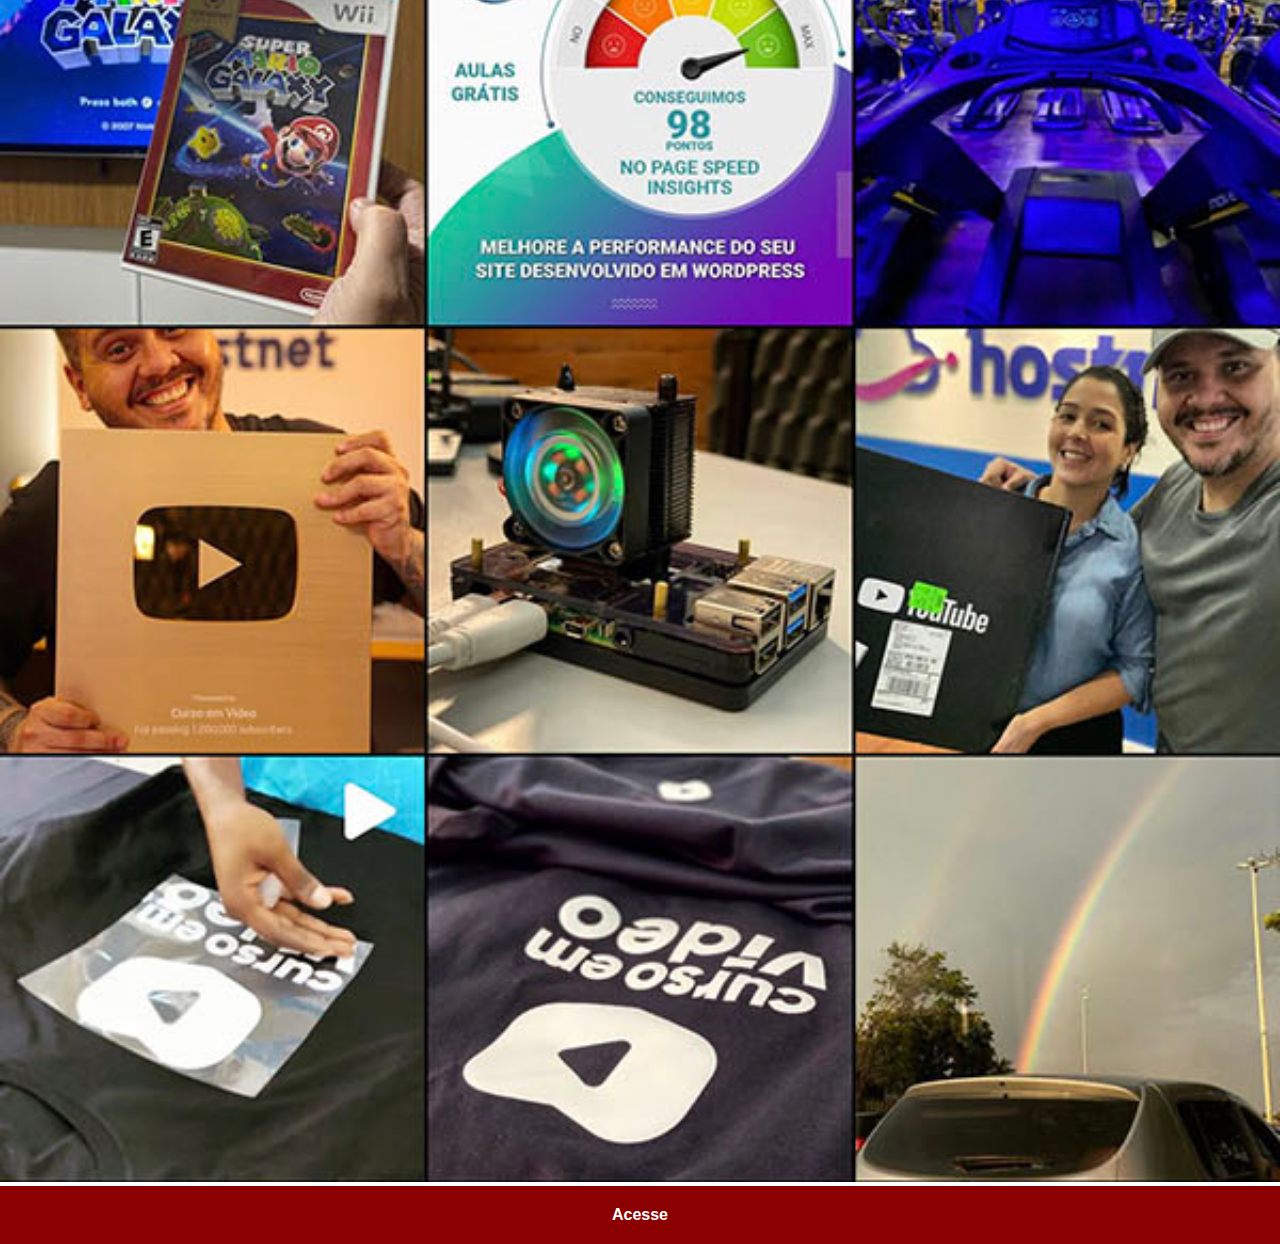
<file: instagram.html>
<!DOCTYPE html>
<html lang="pt-br">
<head>
    <meta charset="UTF-8">
    <meta name="viewport" content="width=device-width, initial-scale=1.0">
    <title>Document</title>
    <link rel="stylesheet" href="estilos/social.css">
</head>
<body>
    <img src="imagens/tela-instagram.jpg" alt="Instagram">
    <a href="https://www.instagram.com/gilbertouai" target="_blank">Acesse</a>
</body>
</html>
</file>
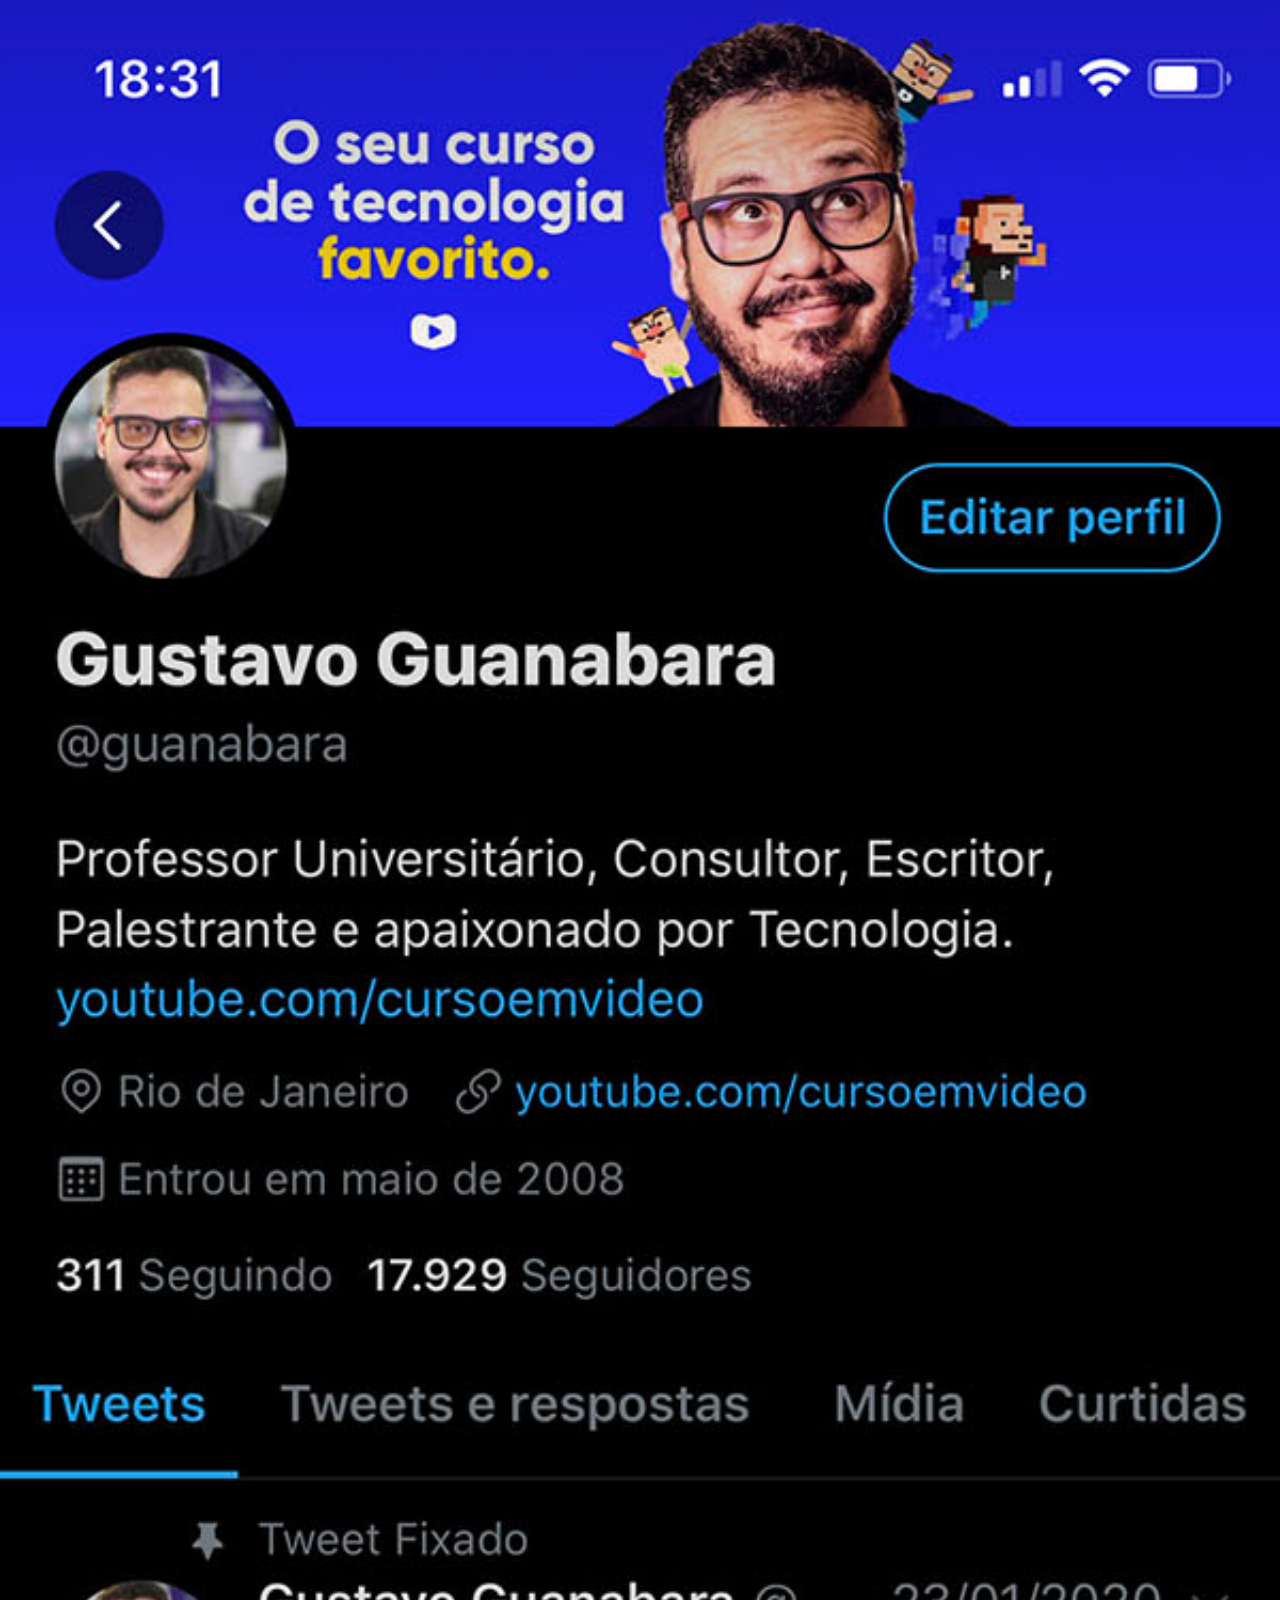
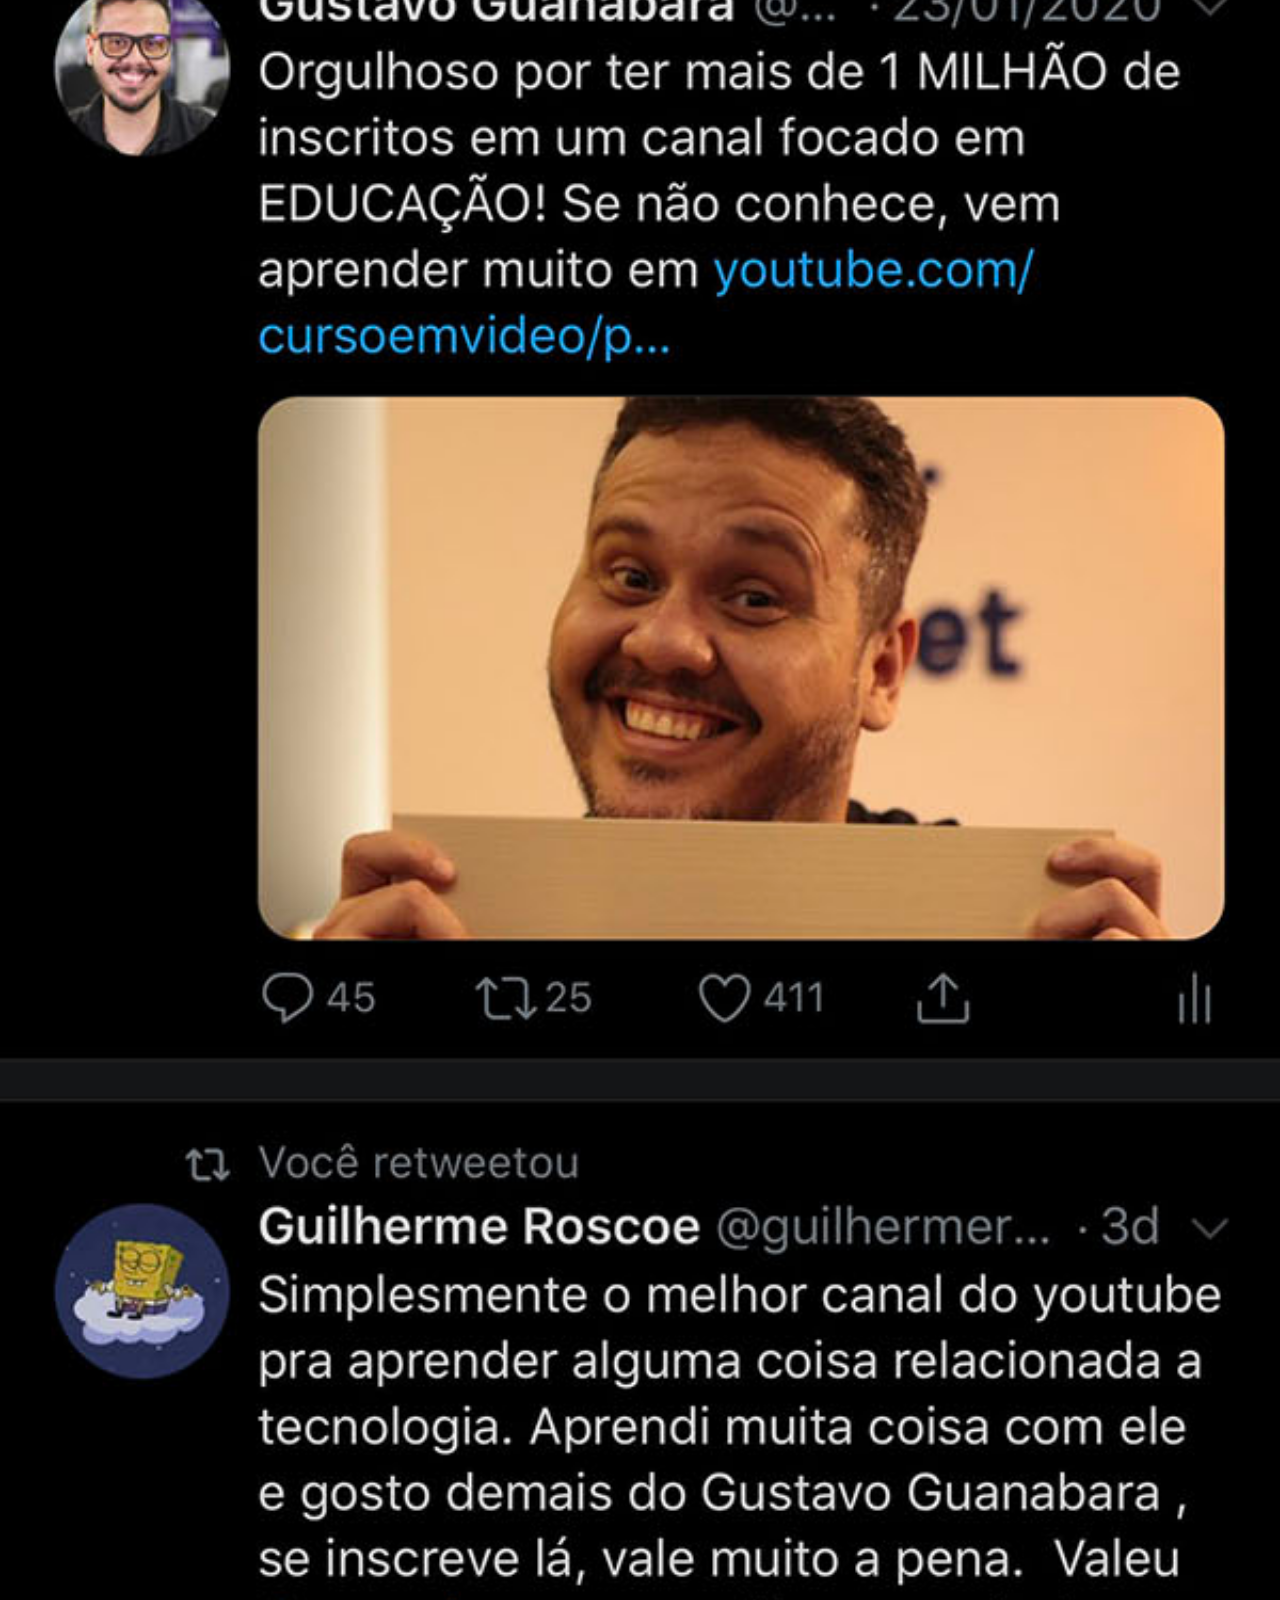
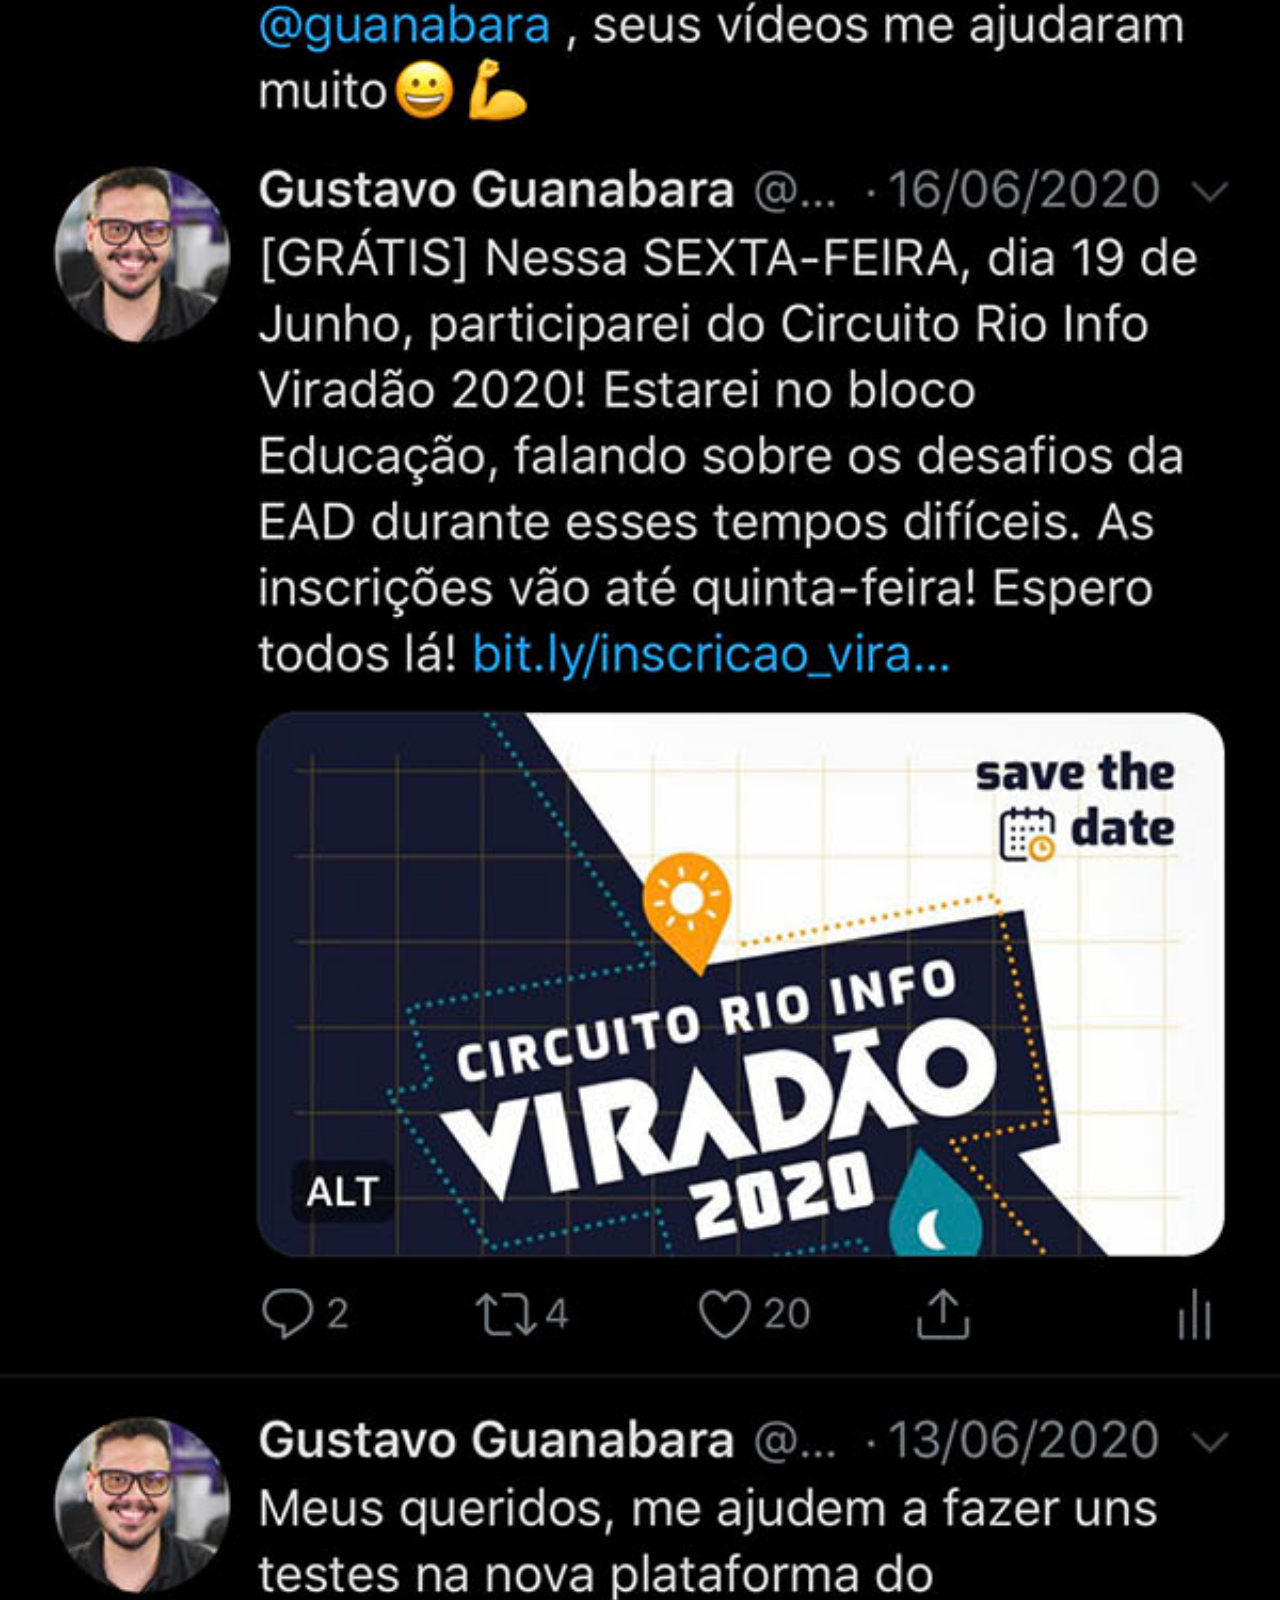
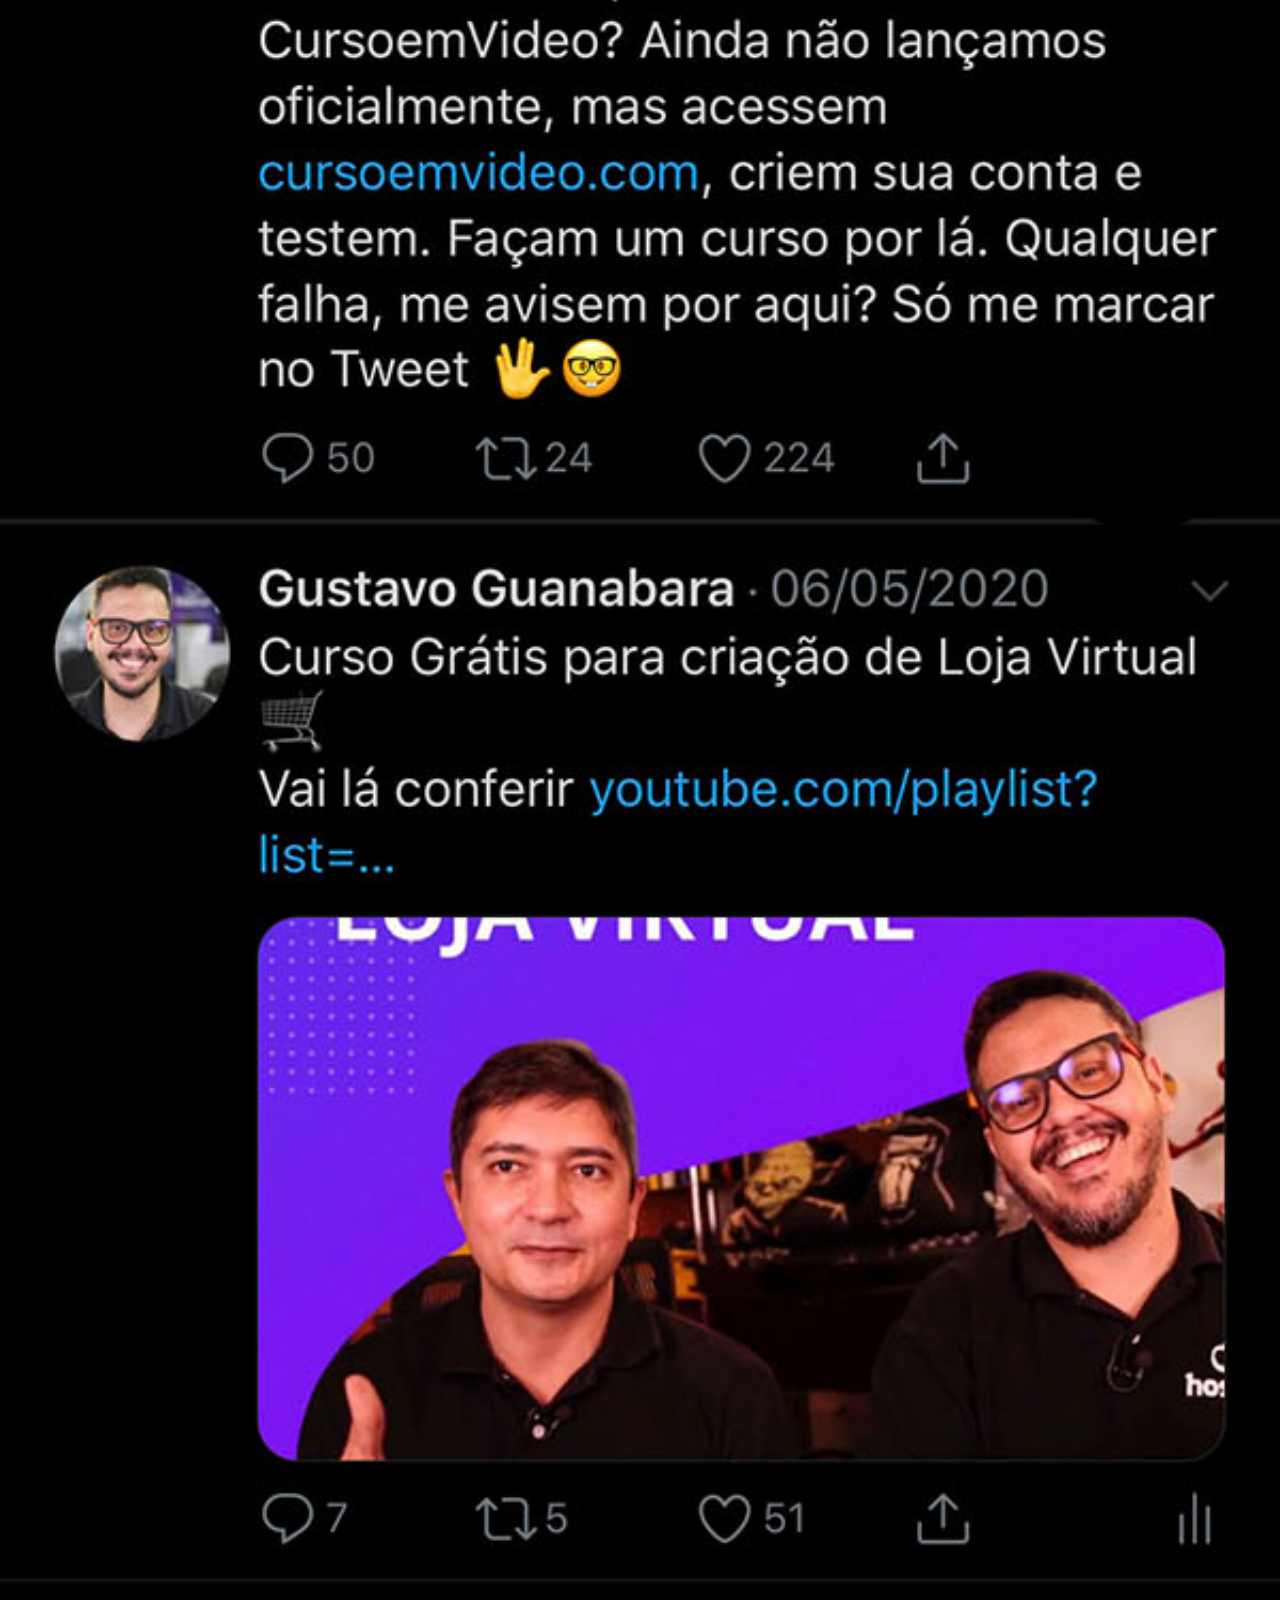
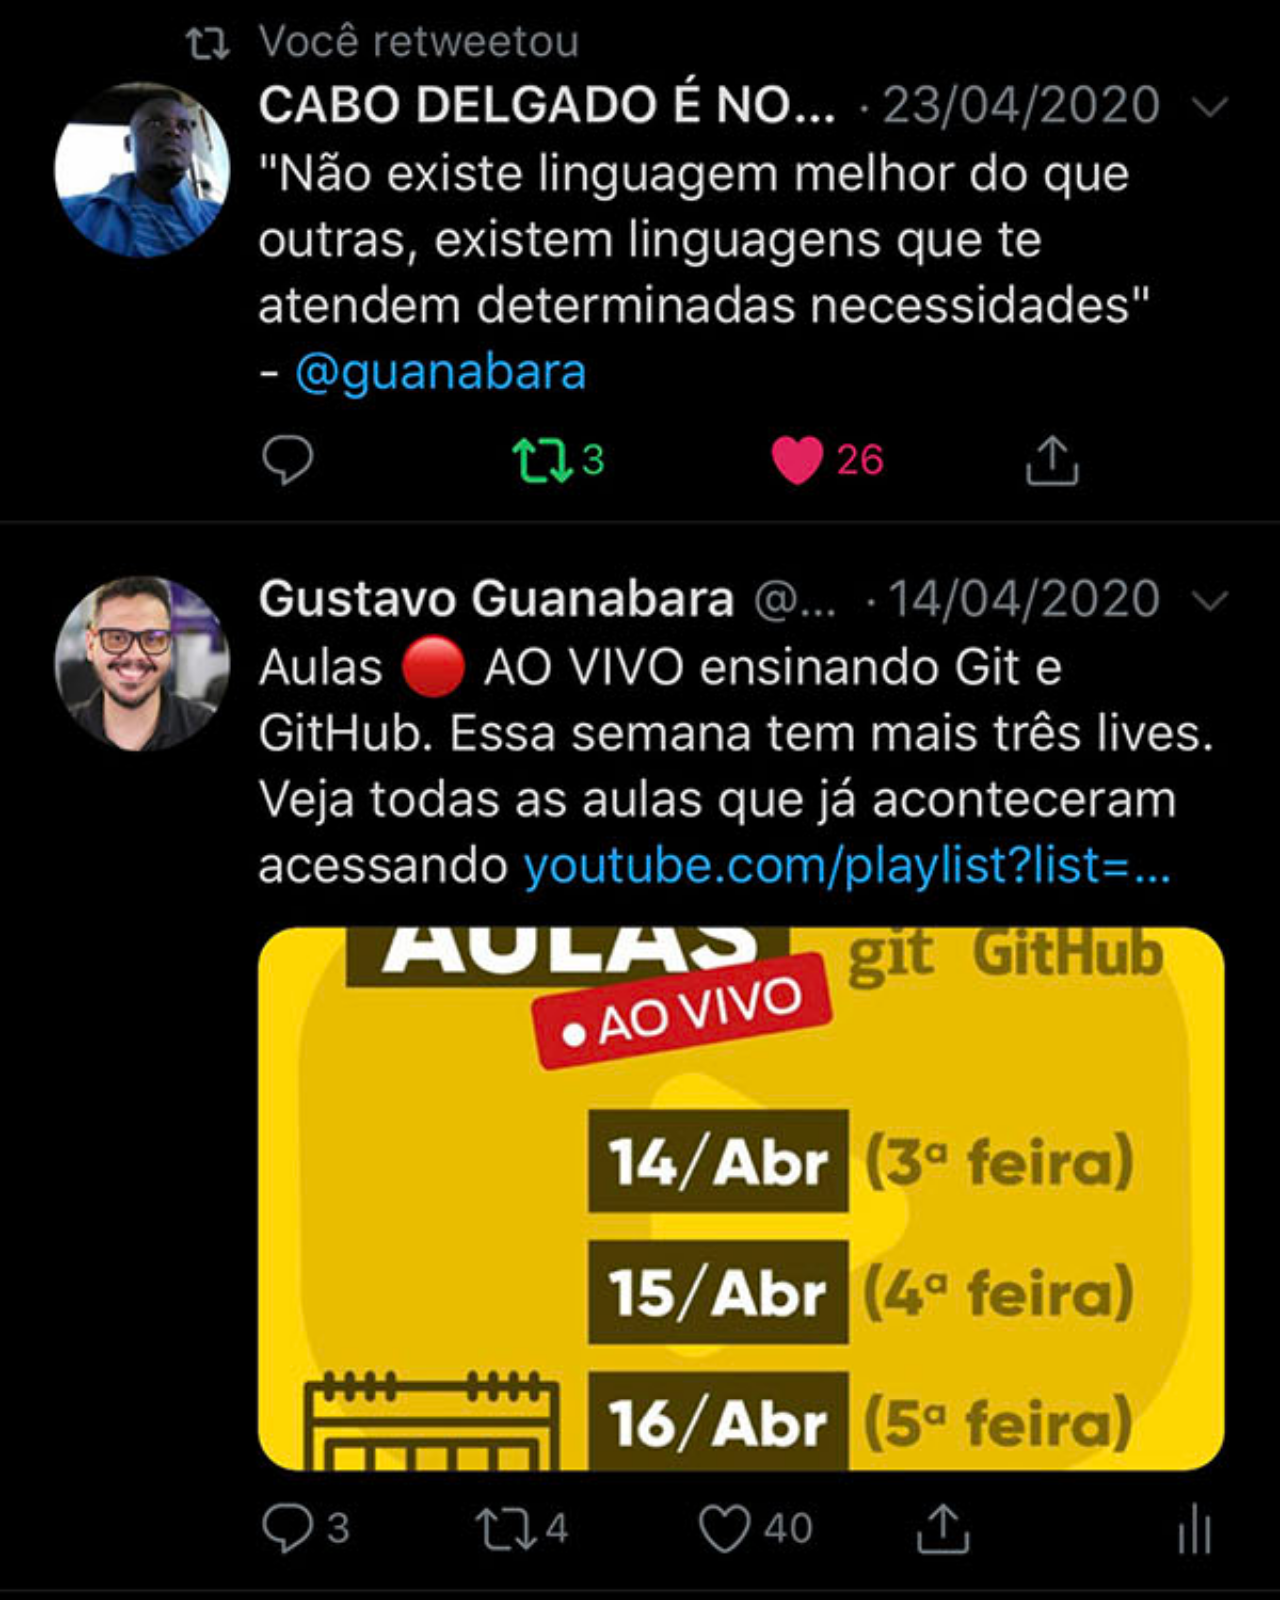
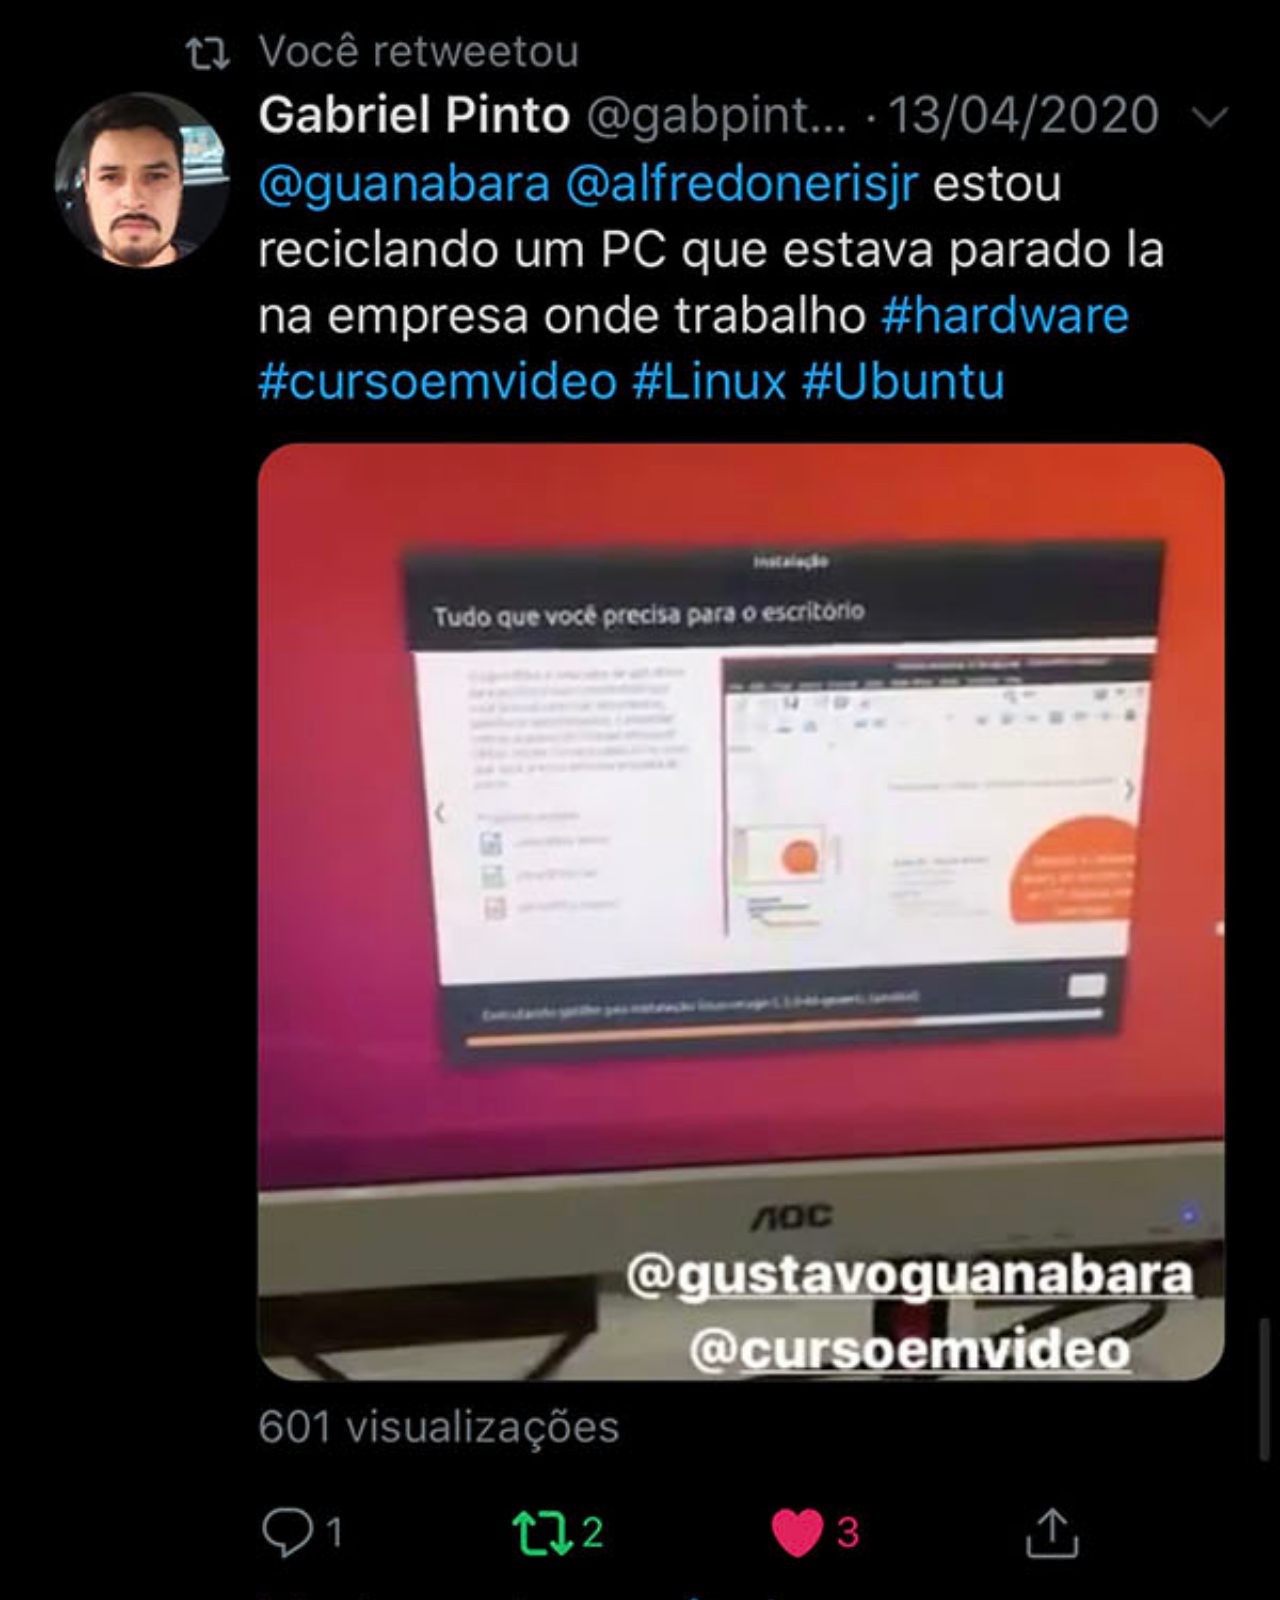
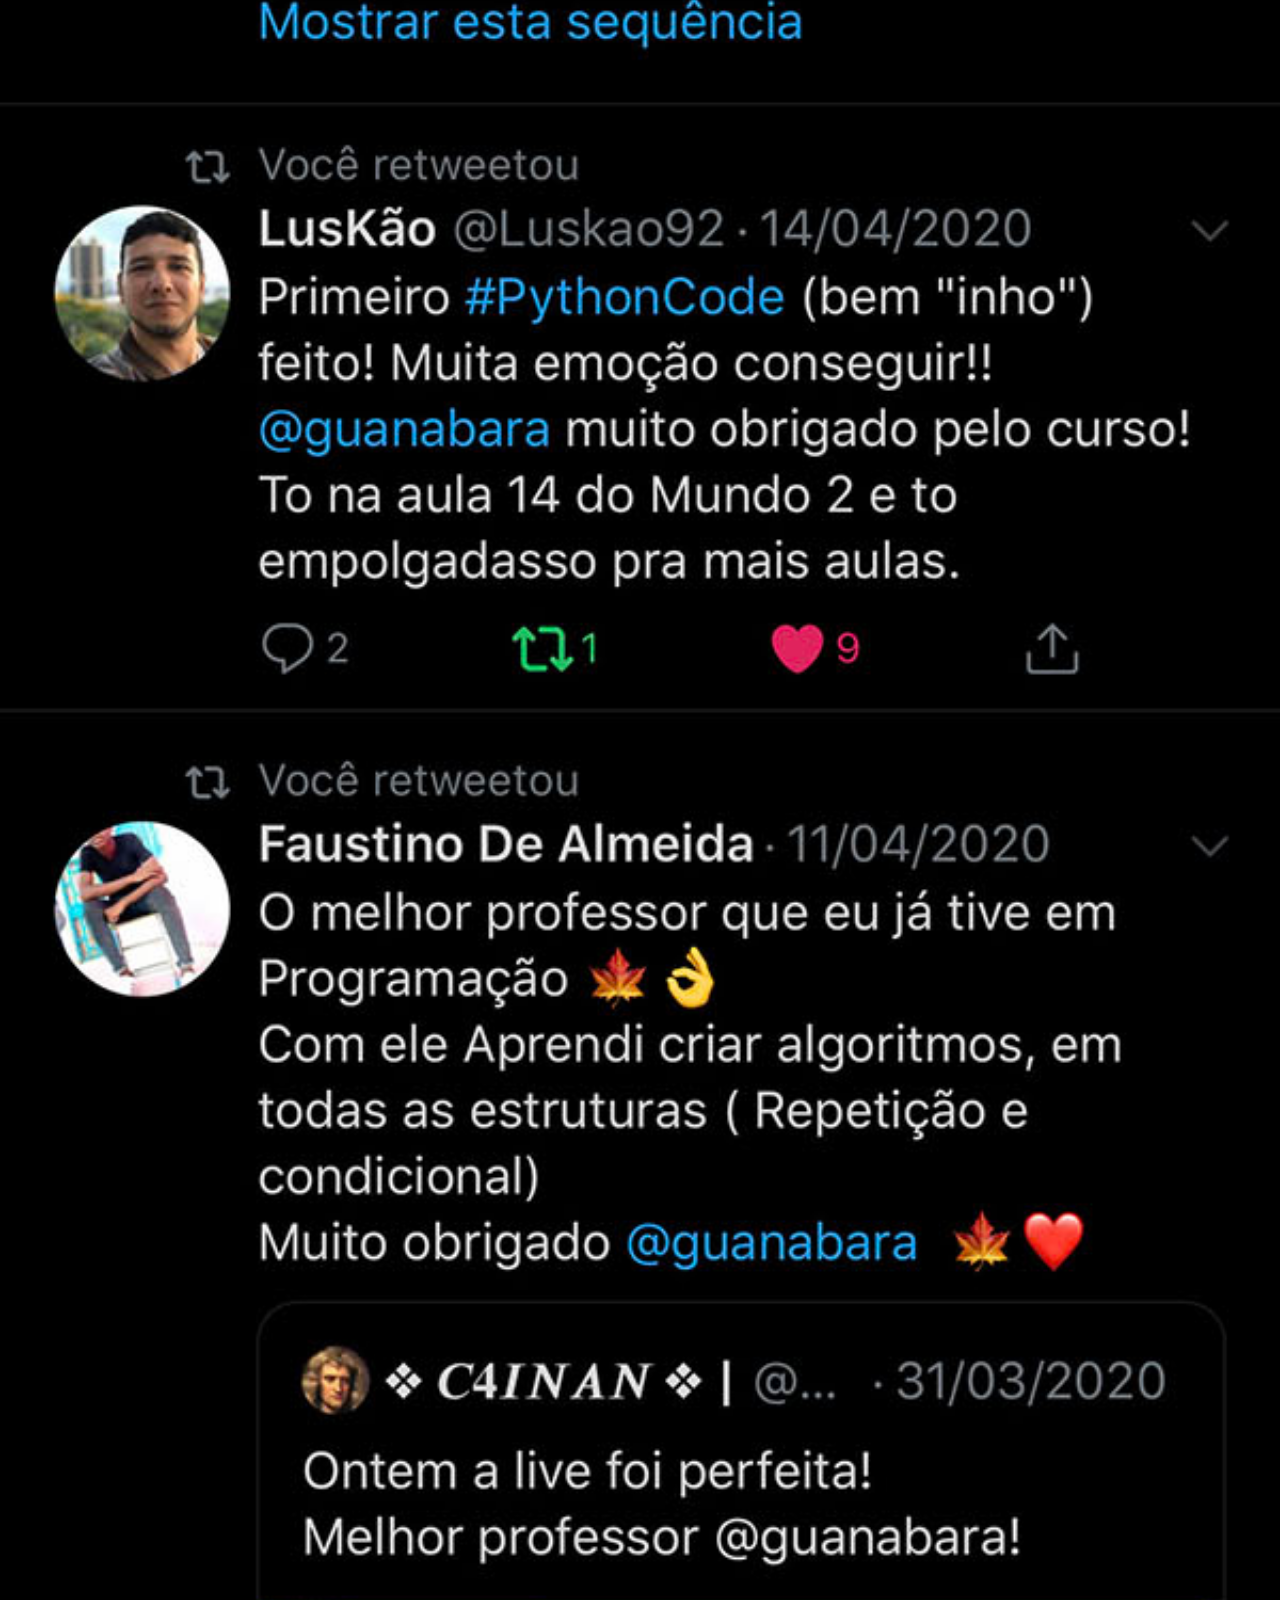
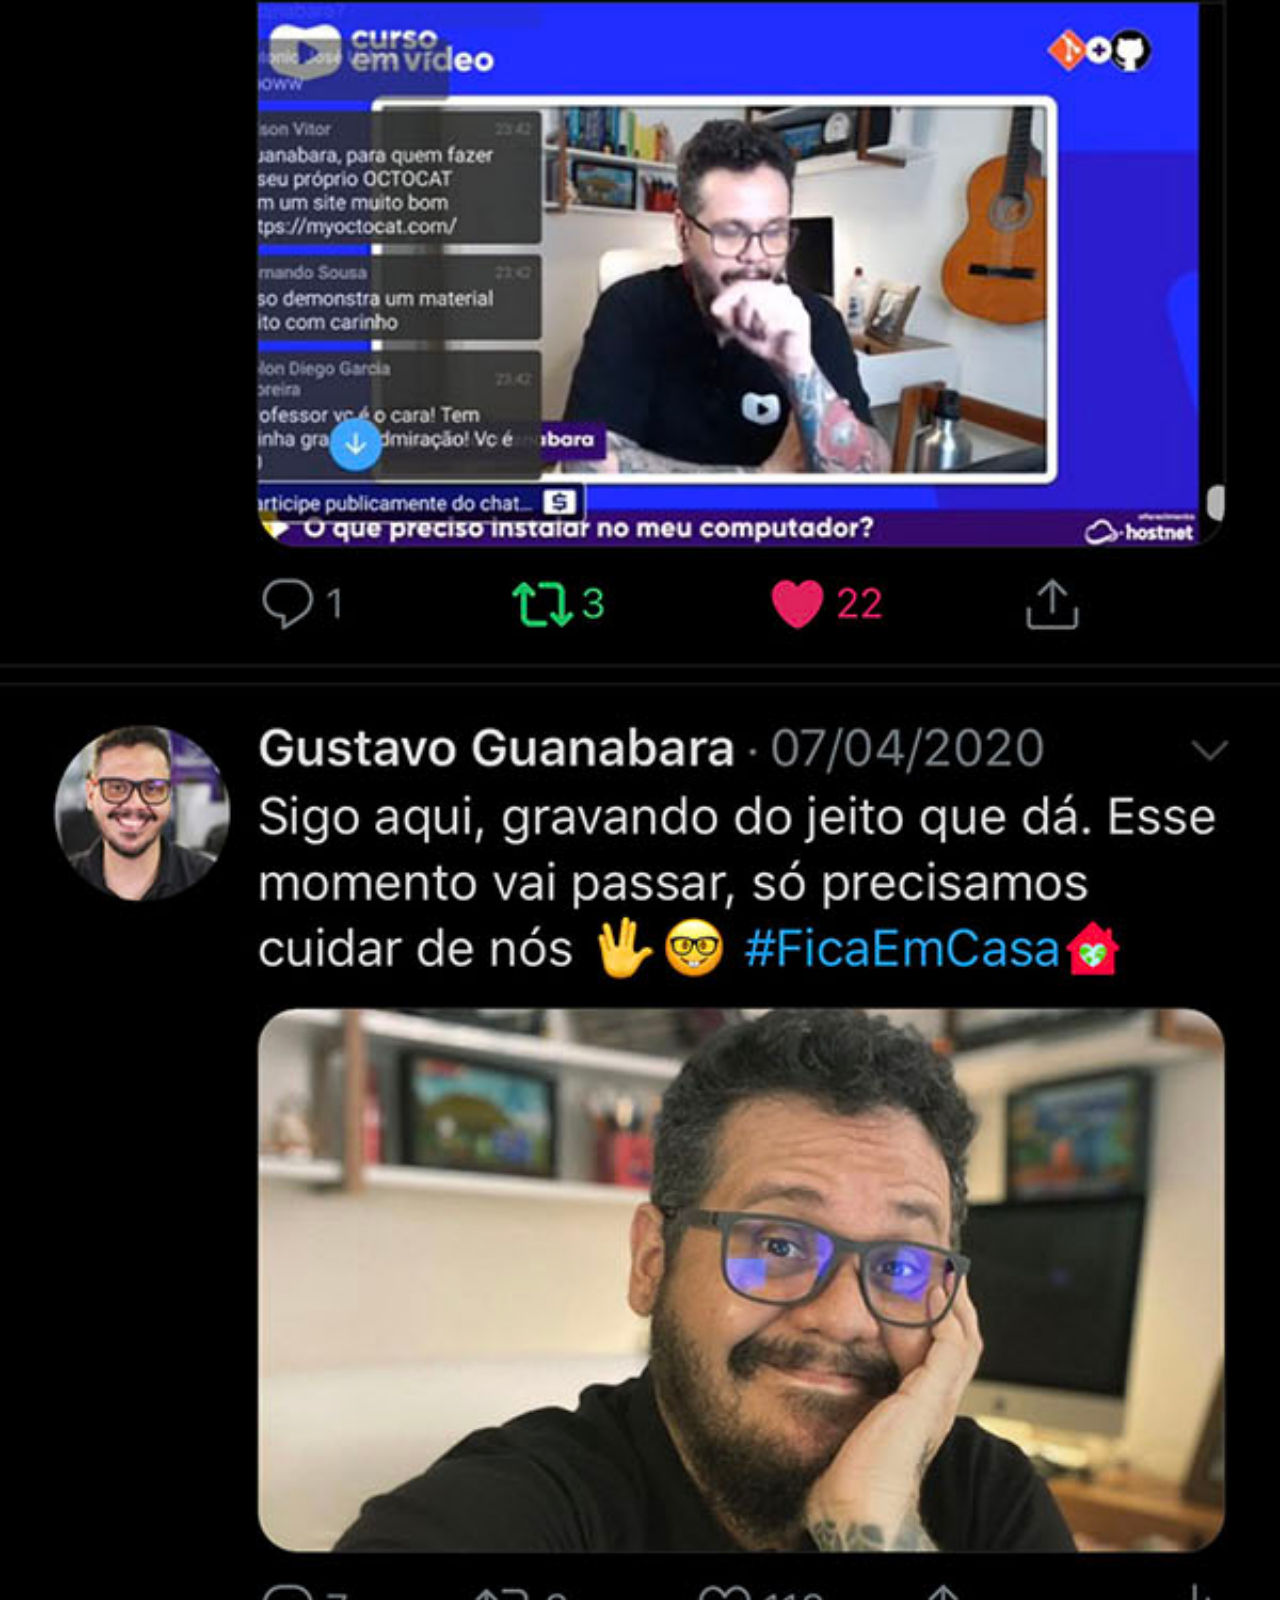
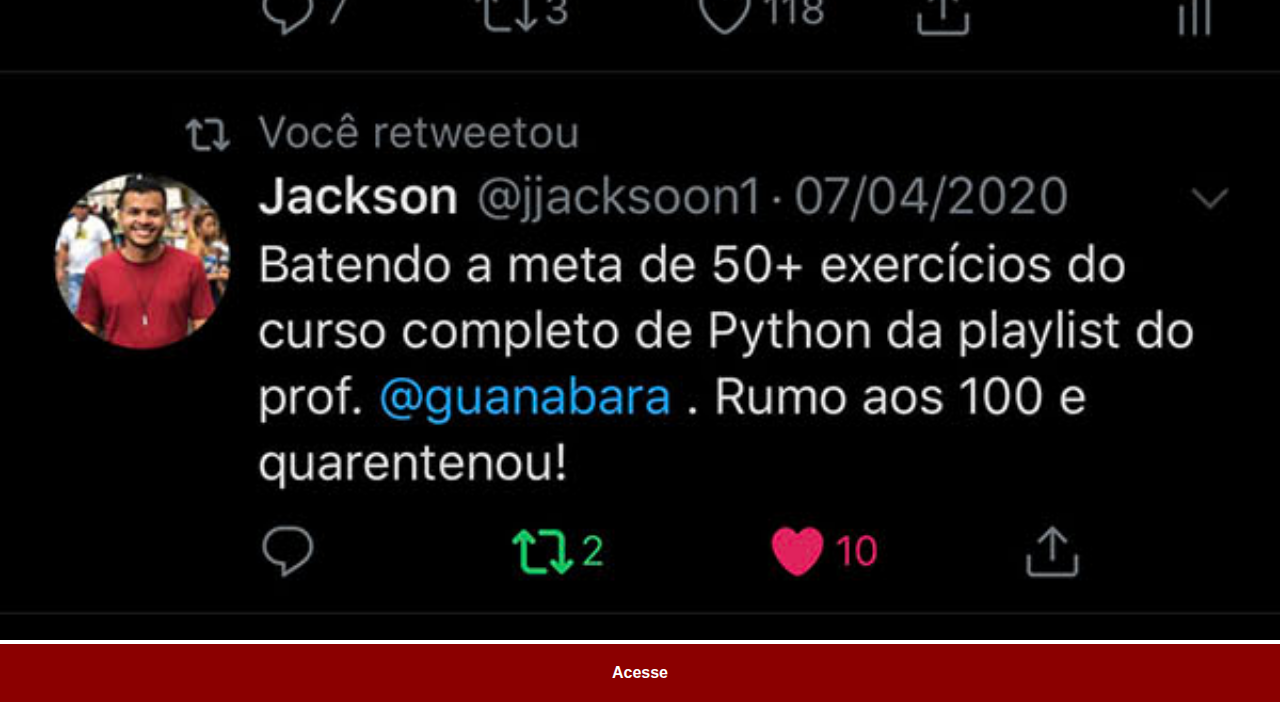
<file: twitter.html>
<!DOCTYPE html>
<html lang="pt-br">
<head>
    <meta charset="UTF-8">
    <meta name="viewport" content="width=device-width, initial-scale=1.0">
    <title>Document</title>
    <link rel="stylesheet" href="estilos/social.css">
</head>
<body>
    <img src="imagens/tela-twitter.jpg" alt="Twitter">
    <a href="https://x.com/62Goiano" target="_blank">Acesse</a>
</body>
</html>
</file>
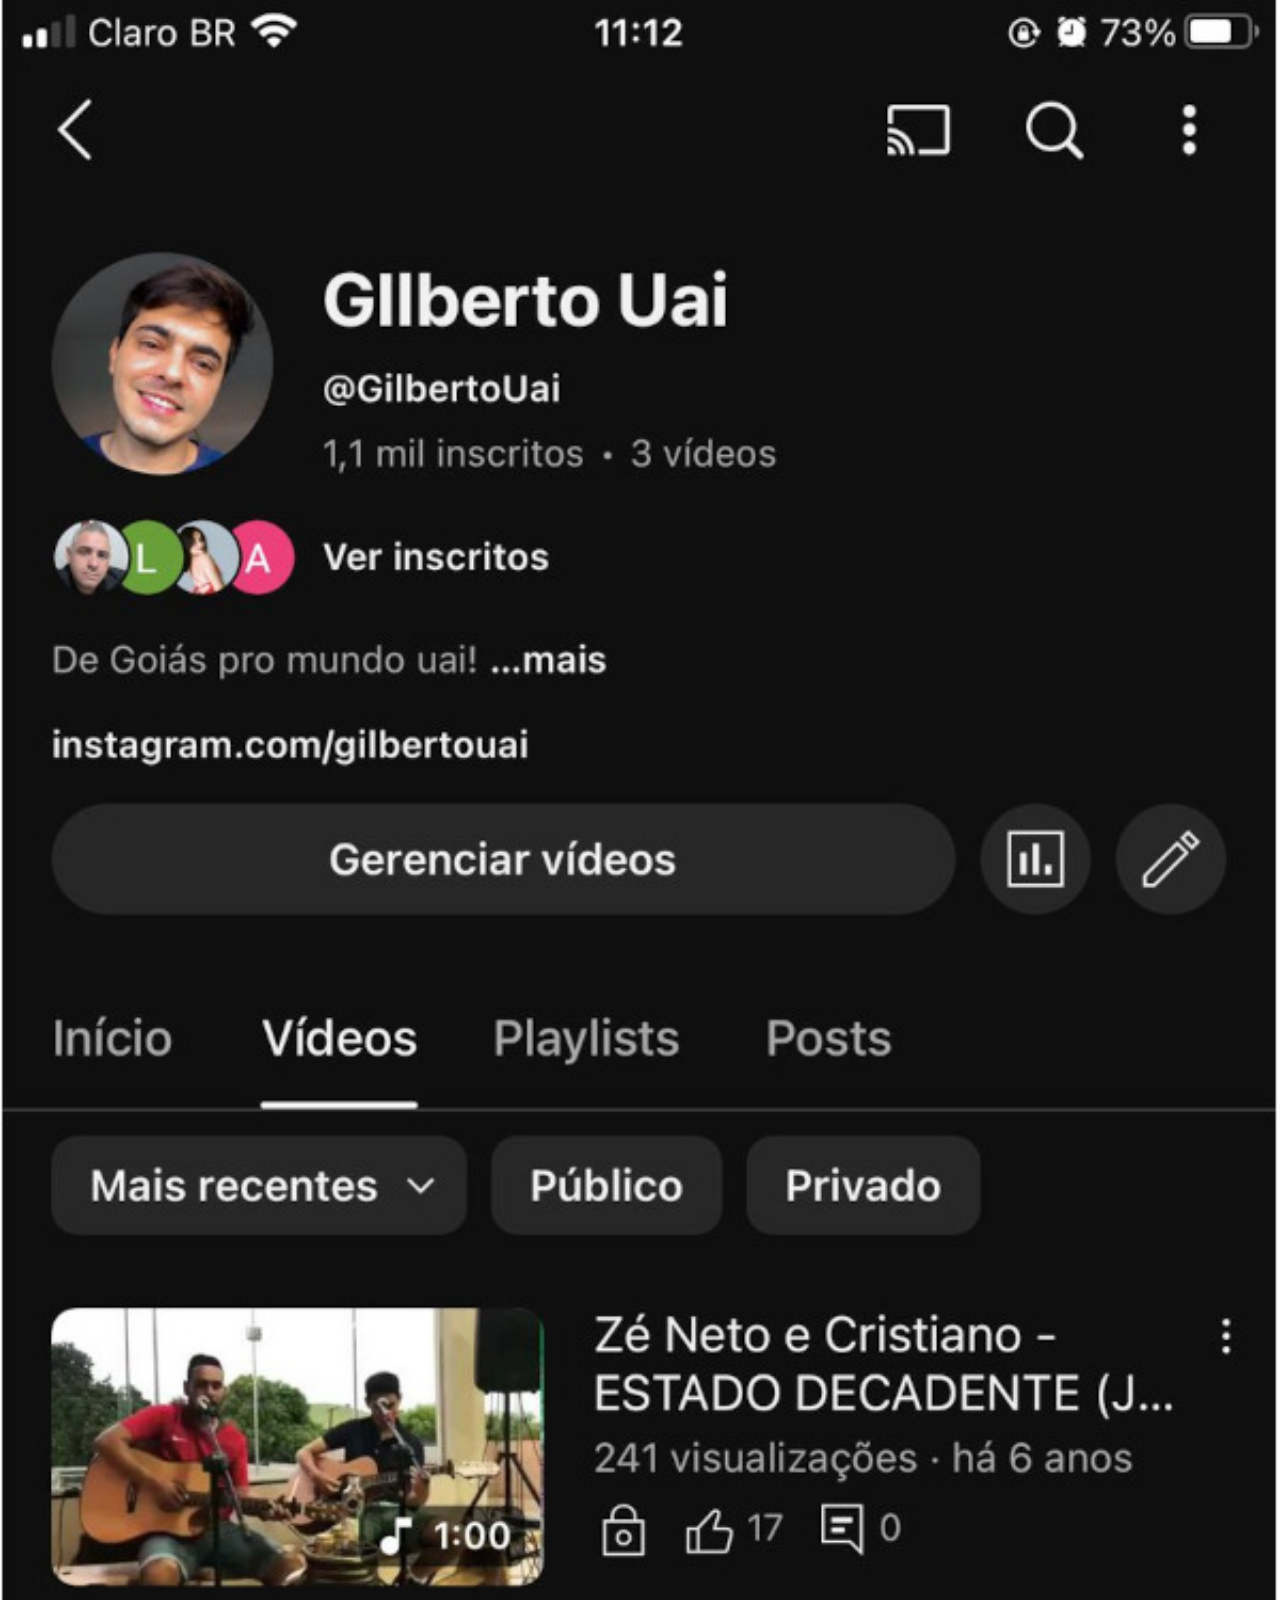
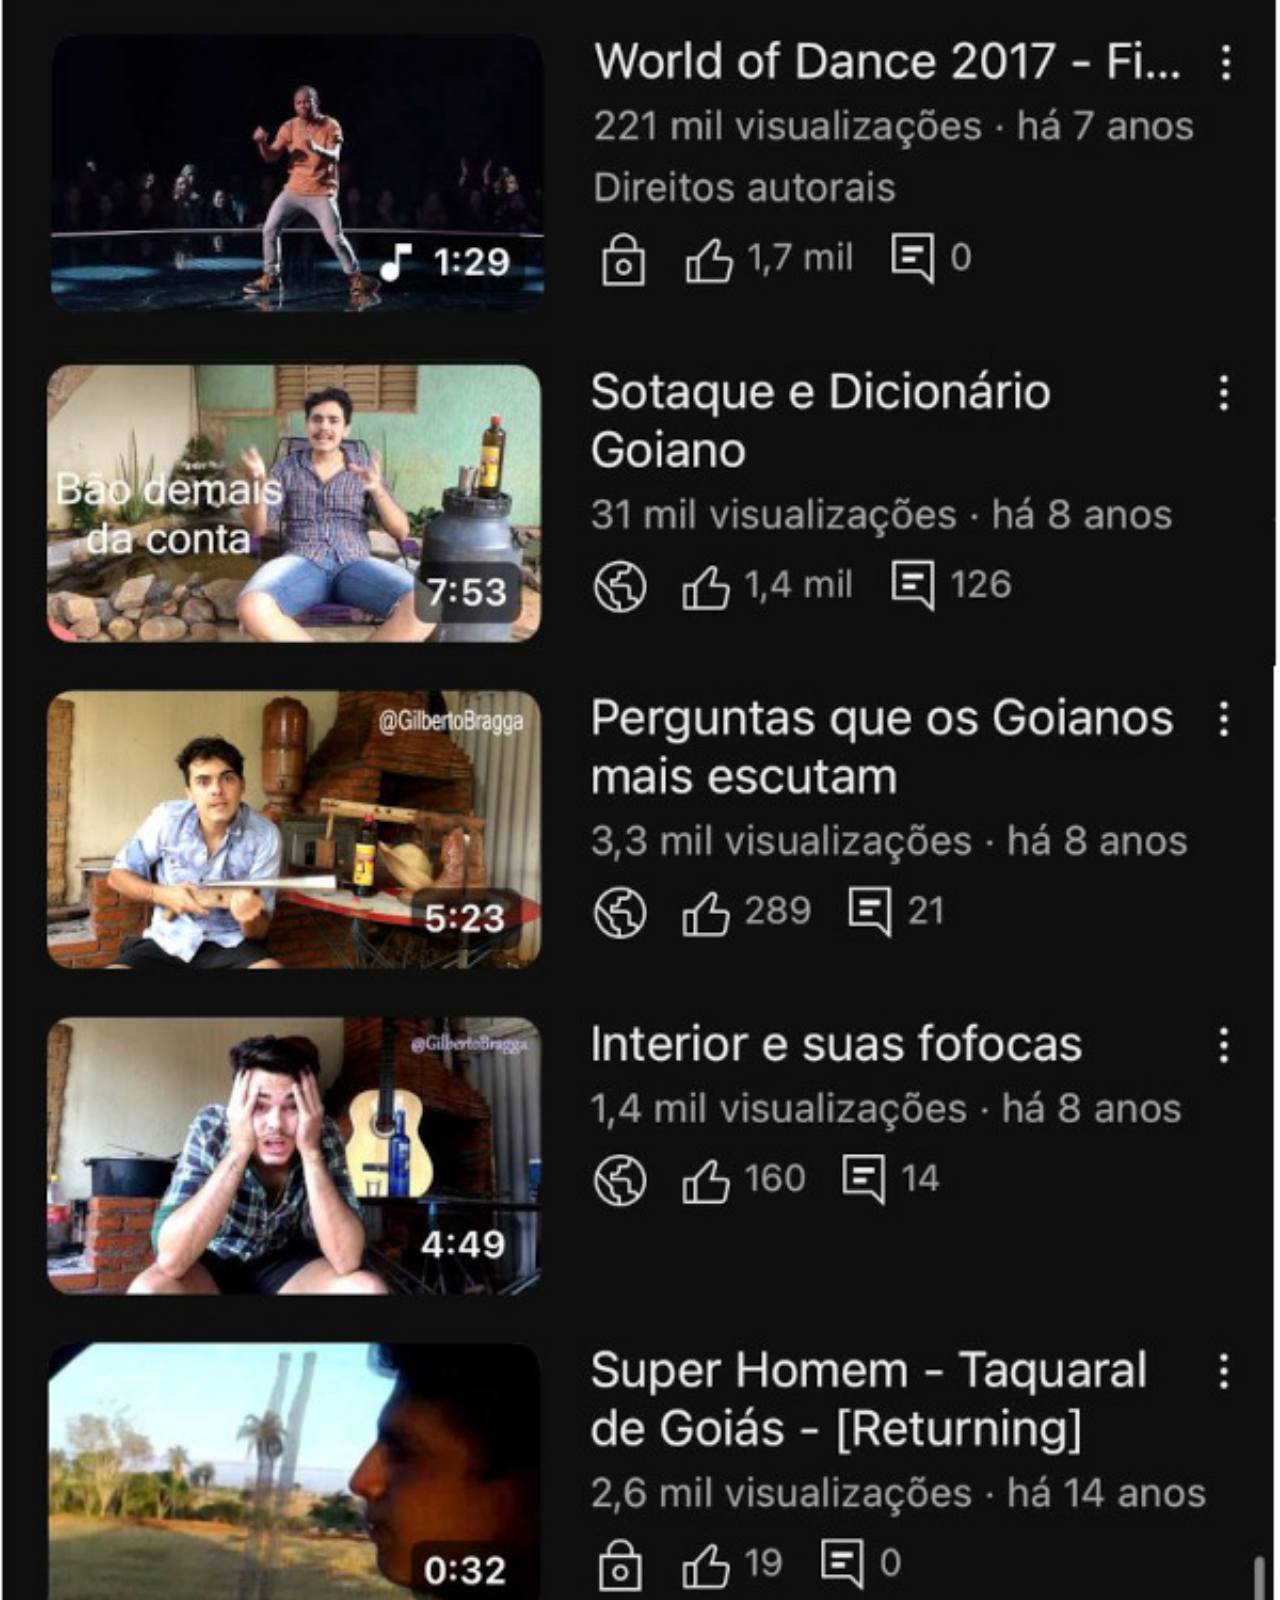
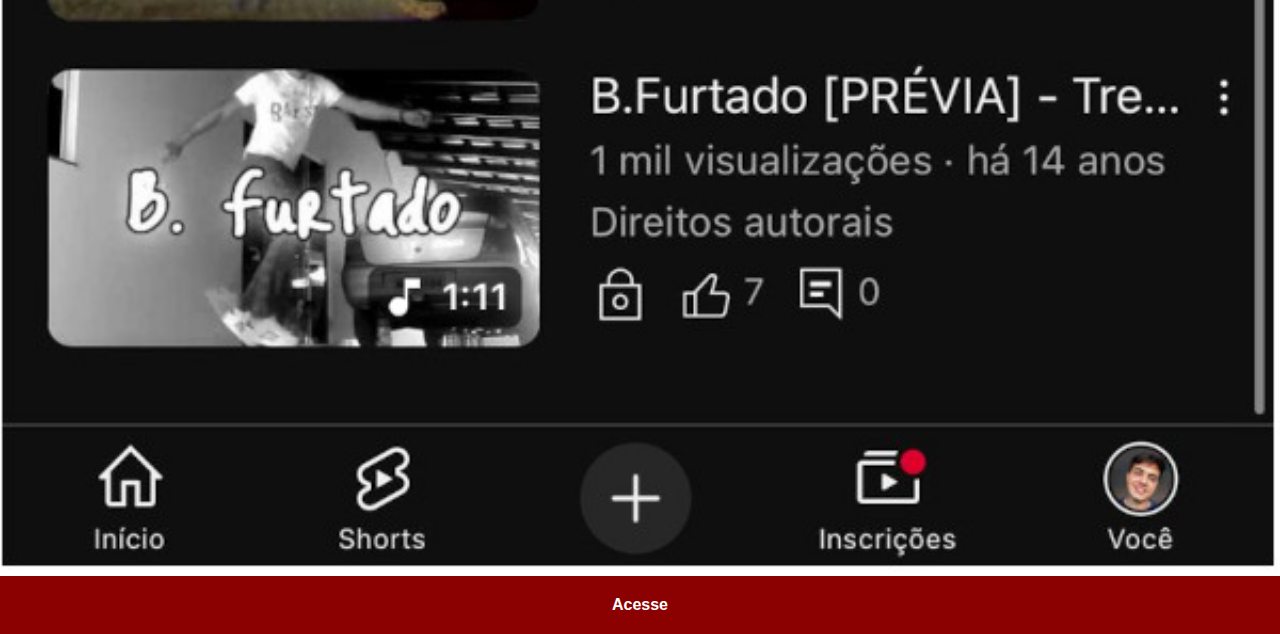
<file: youtube.html>
<!DOCTYPE html>
<html lang="pt-br">
<head>
    <meta charset="UTF-8">
    <meta name="viewport" content="width=device-width, initial-scale=1.0">
    <title>Document</title>
    <link rel="stylesheet" href="estilos/social.css">
</head>
<body>
    <img src="imagens/tela-youtube.jpg" alt="YouTube">
    <a href="https://www.youtube.com/@GilbertoUai/videos" target="_blank">Acesse</a>
</body>
</html>
</file>
<file: estilos/styles.css>
* {
    margin: 0px;
    padding: 0px;
    font-family: Arial, Helvetica, sans-serif;
}

html, body {
    height: 100vh;
    width: 100vw;
    background-color: black;
}

 body {
    background: url(../imagens/fundo-madeira.jpg) no-repeat top center;
    background-size: cover;
    background-attachment: fixed;
 }

 main {
    position: relative;
    height: 97.6%;
 }

#telefone {
    position: absolute;
    top: 50%;
    left: 50%;
    transform: translate(-50%, -50%);

    height: 627px;
    width: 311px;
    background: url(../imagens/frame-iphone.png) no-repeat;
}

#tela {
    position: relative;
    top: 79px;
    left: 21px;
    width: 265px;
    height: 469px;
}

section#redes-sociais {
    text-align: right;
}

section#redes-sociais img {
    width: 50px;
    margin: 10px;
    border-radius: 50%;
    box-shadow: 2px 2px 5px rgba(0, 0, 0, 0.808); 
    box-sizing: border-box;
}

section#redes-sociais img:hover {
    border: 1px solid white;
    transform: translate(-10%, -10%);
    transition: transform 0.2s, border 0.2s;
    box-shadow: 5px 5px 10px rgba(0, 0, 0, 0.507);
}

footer {
    background-color: rgba(0, 0, 0, 0.671);
    color: rgba(255, 255, 255, 0.671);
    text-align: center;
    padding: 5px;
    font-size: 0.7em;
}

footer a {
    text-decoration: none;
    color: white;
}

footer a:hover {
    text-decoration: underline;
}
</file>
<file: estilos/social.css>
* {
    margin: 0px;
    padding: 0px;
    font-family: Arial, Helvetica, sans-serif;
}

::-webkit-scrollbar {
    width: 0px;
    height: 0px;
}

img {
    width: 100vw;
}

a {
    background-color: darkred;
    color: white;
    padding: 20px;
    text-align: center;
    display: block;
    font-weight: bolder;
    text-decoration: none;
}

a:hover {
    background-color: red;
}
</file>
